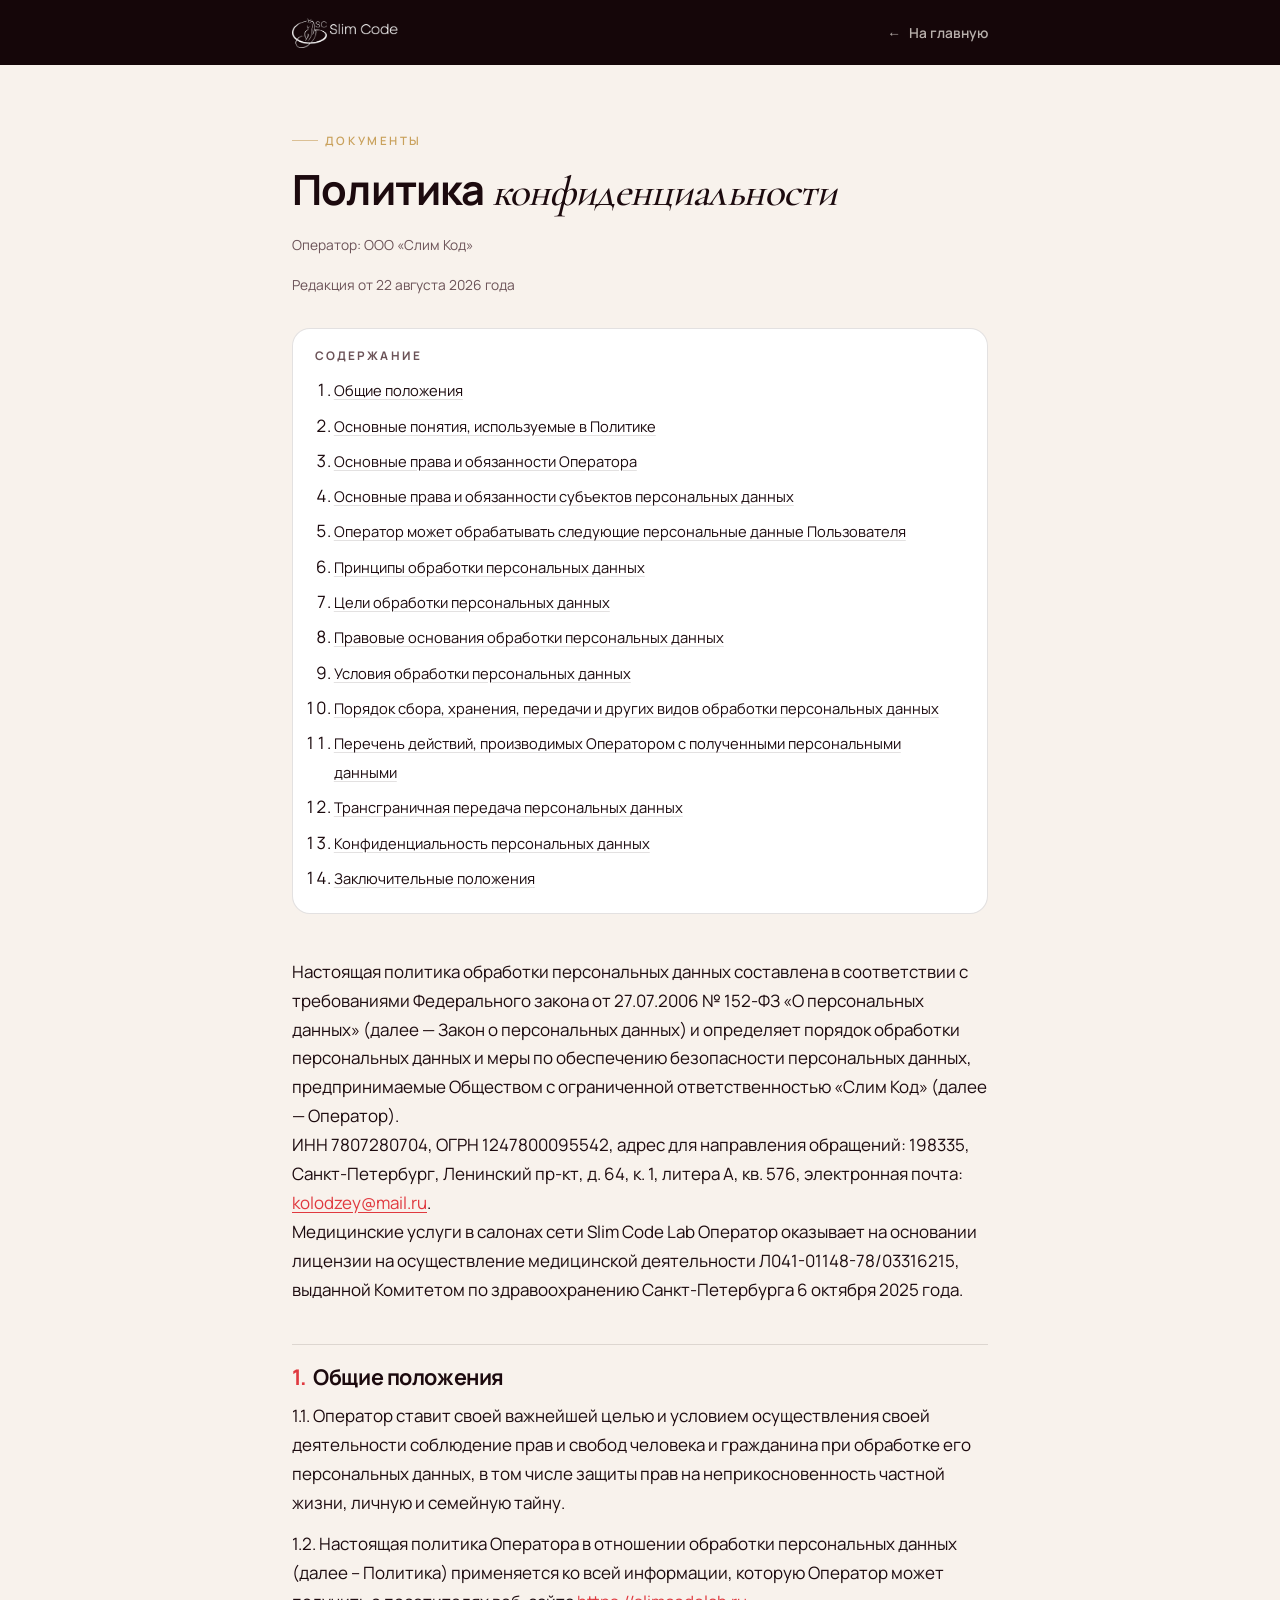
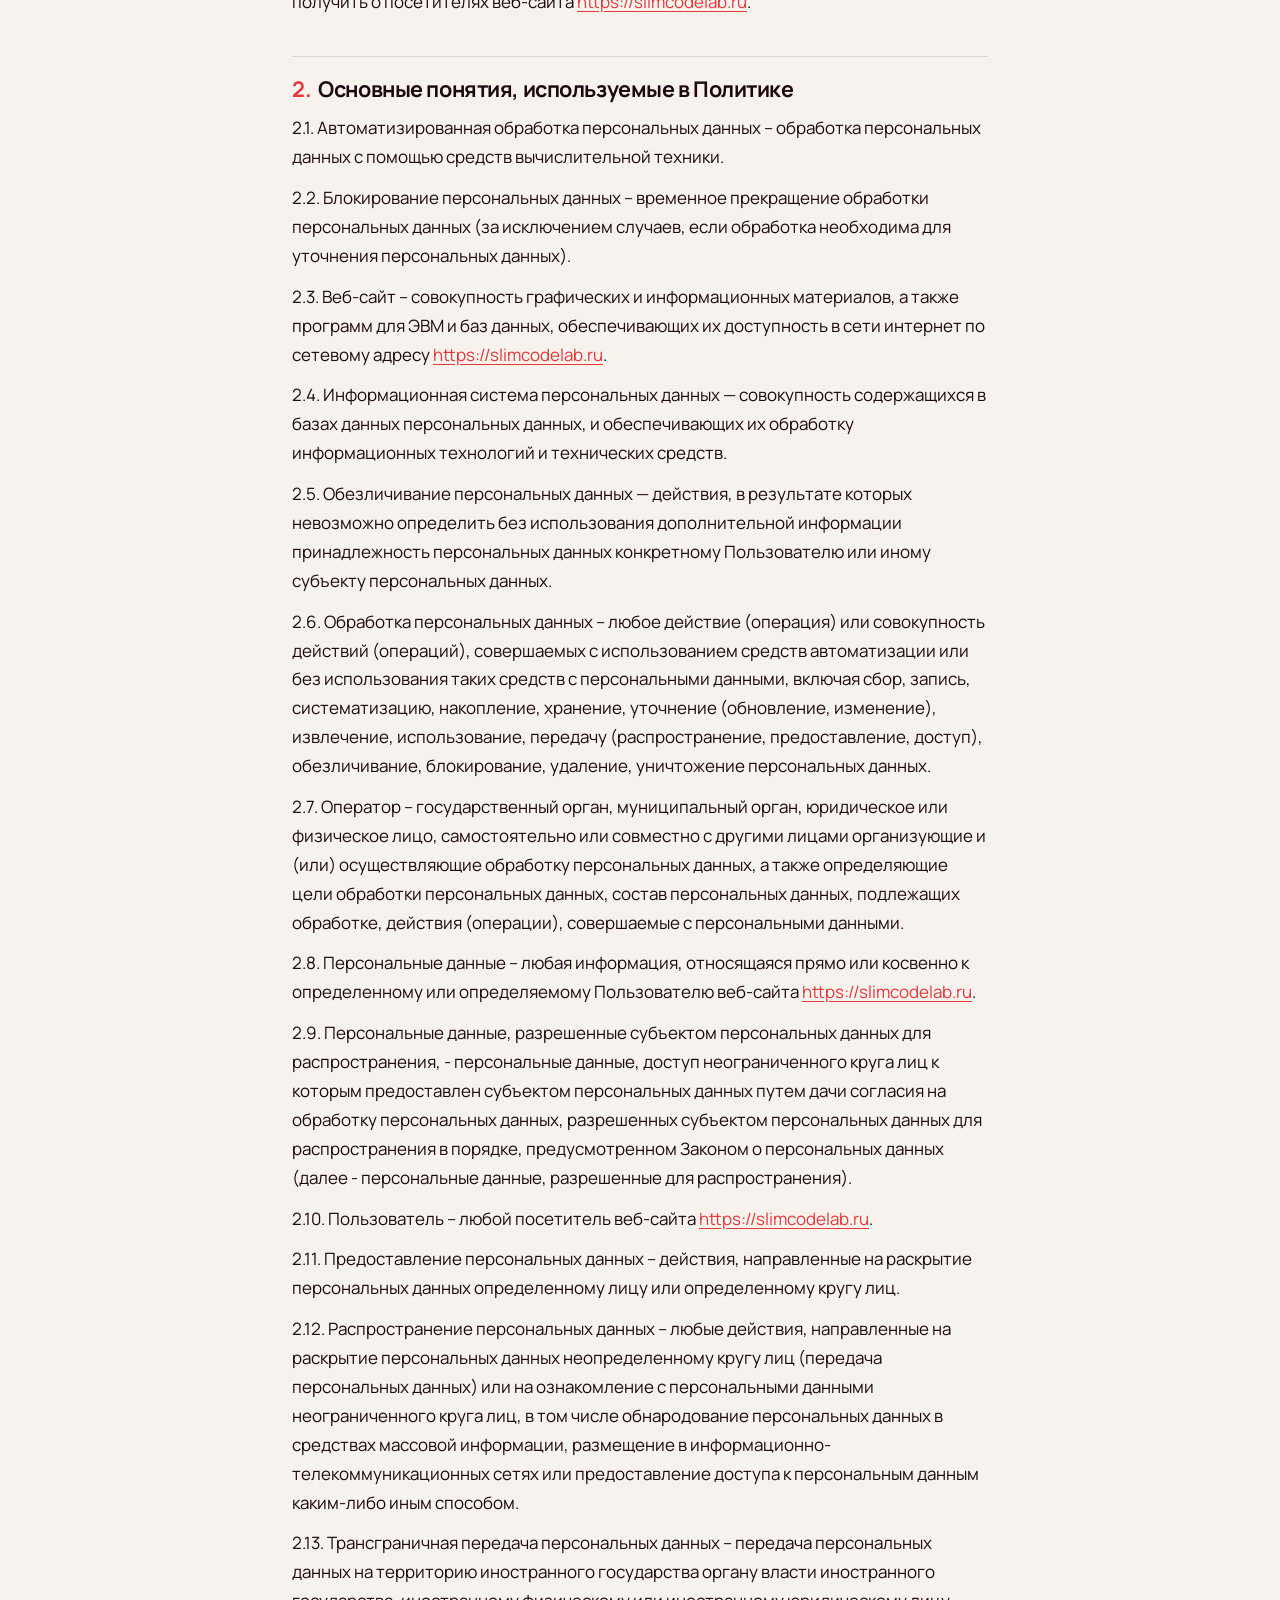
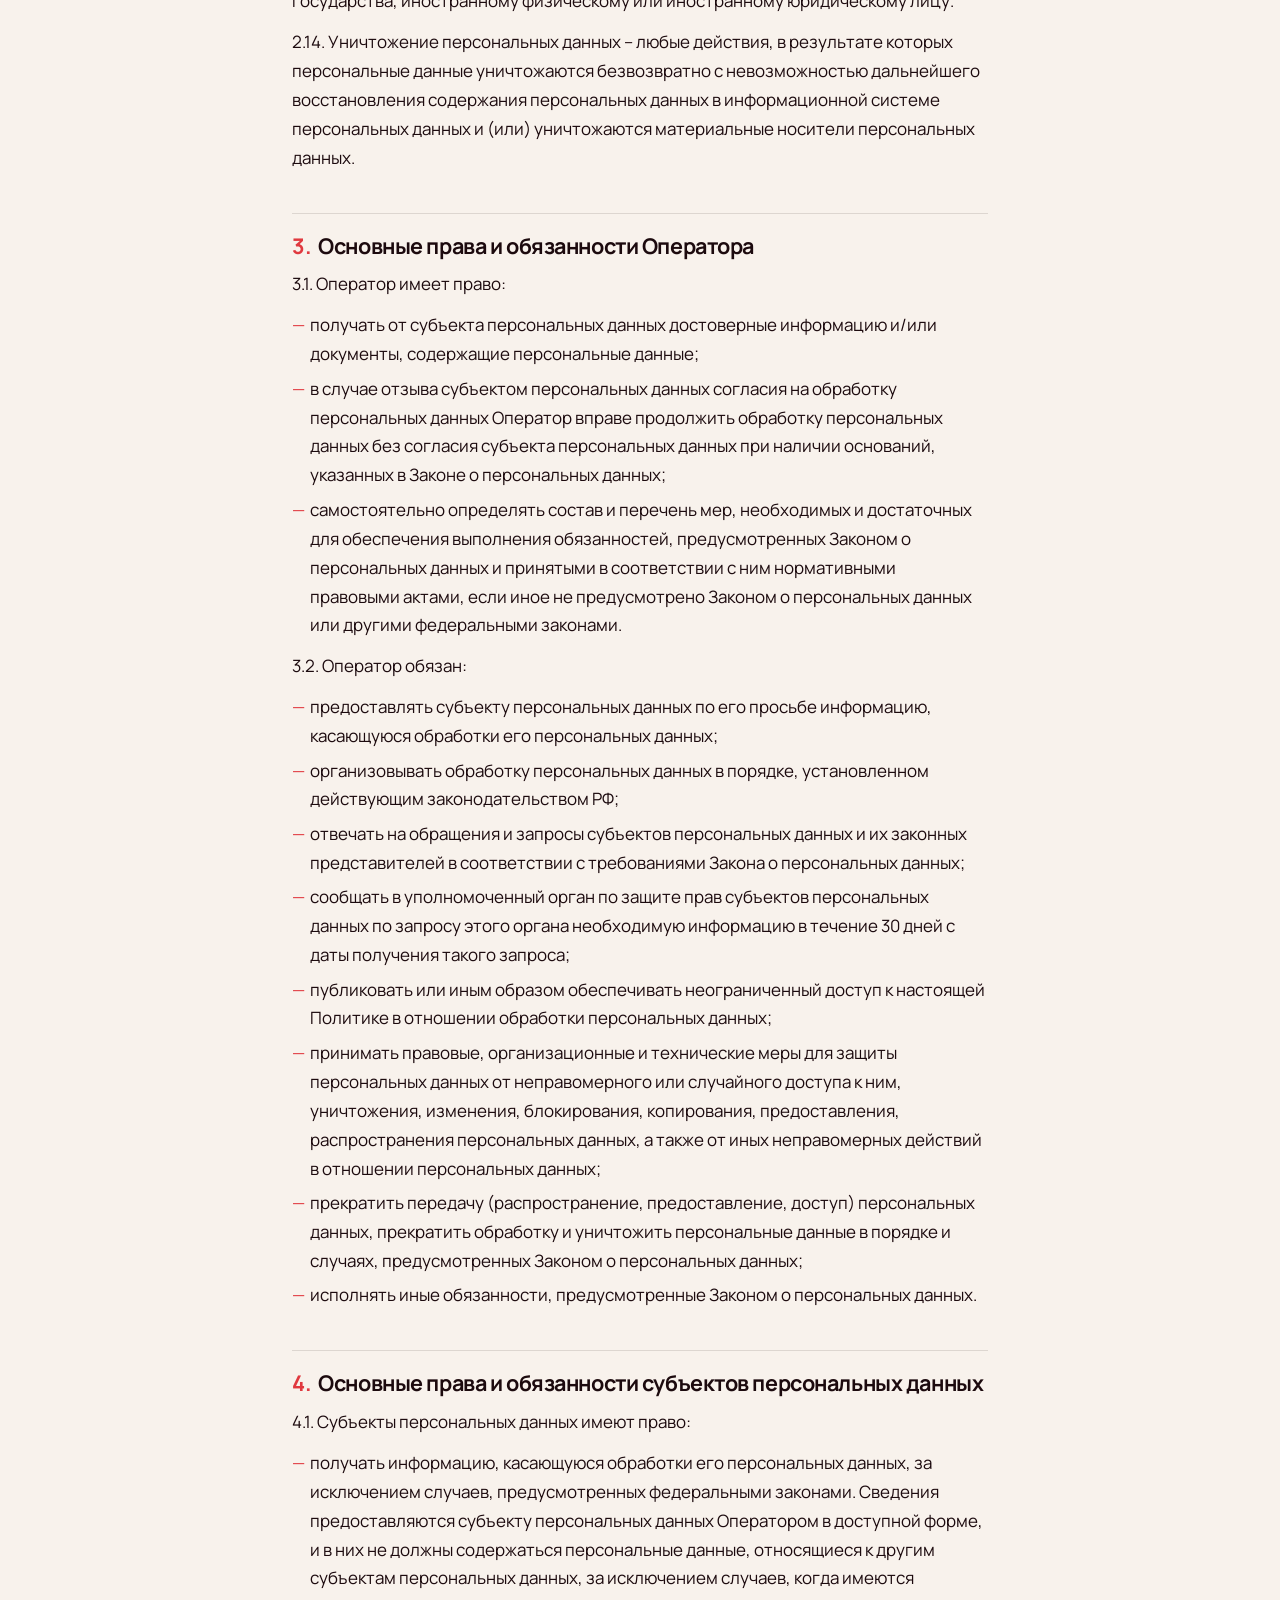
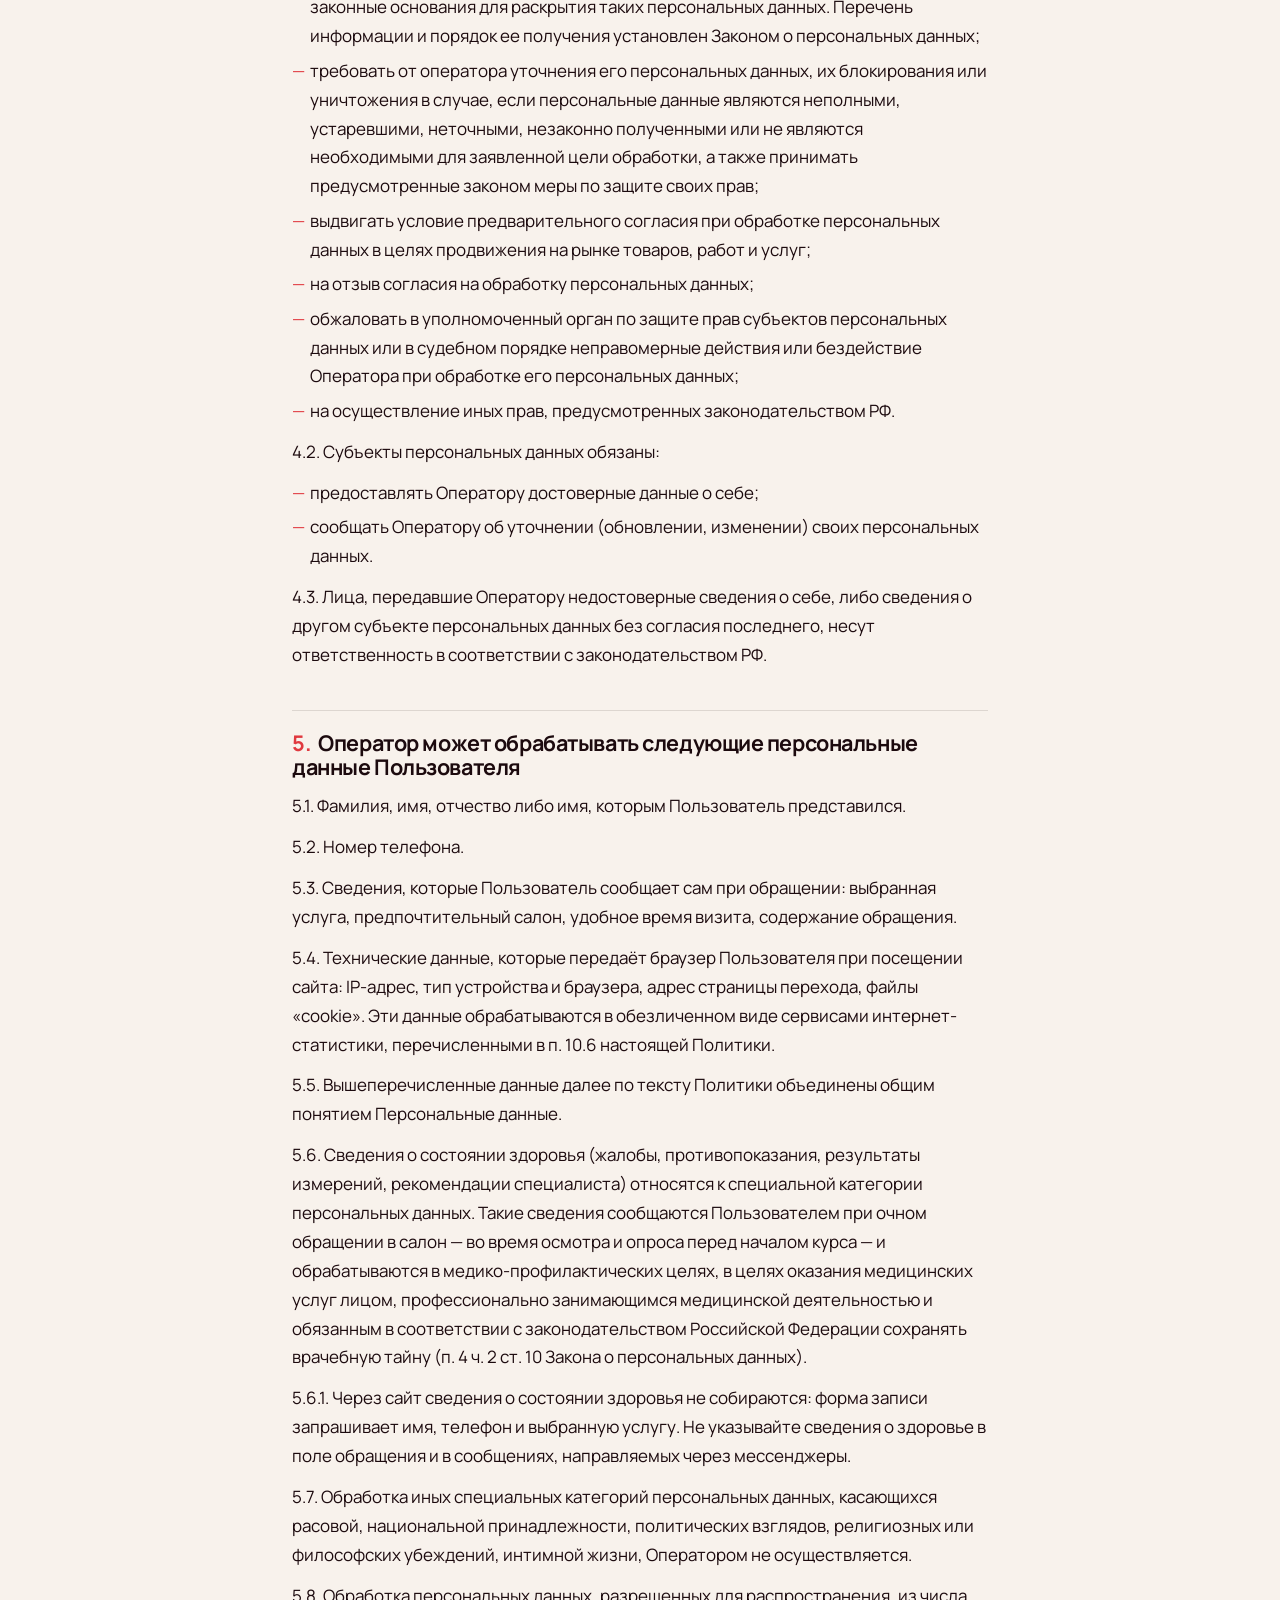
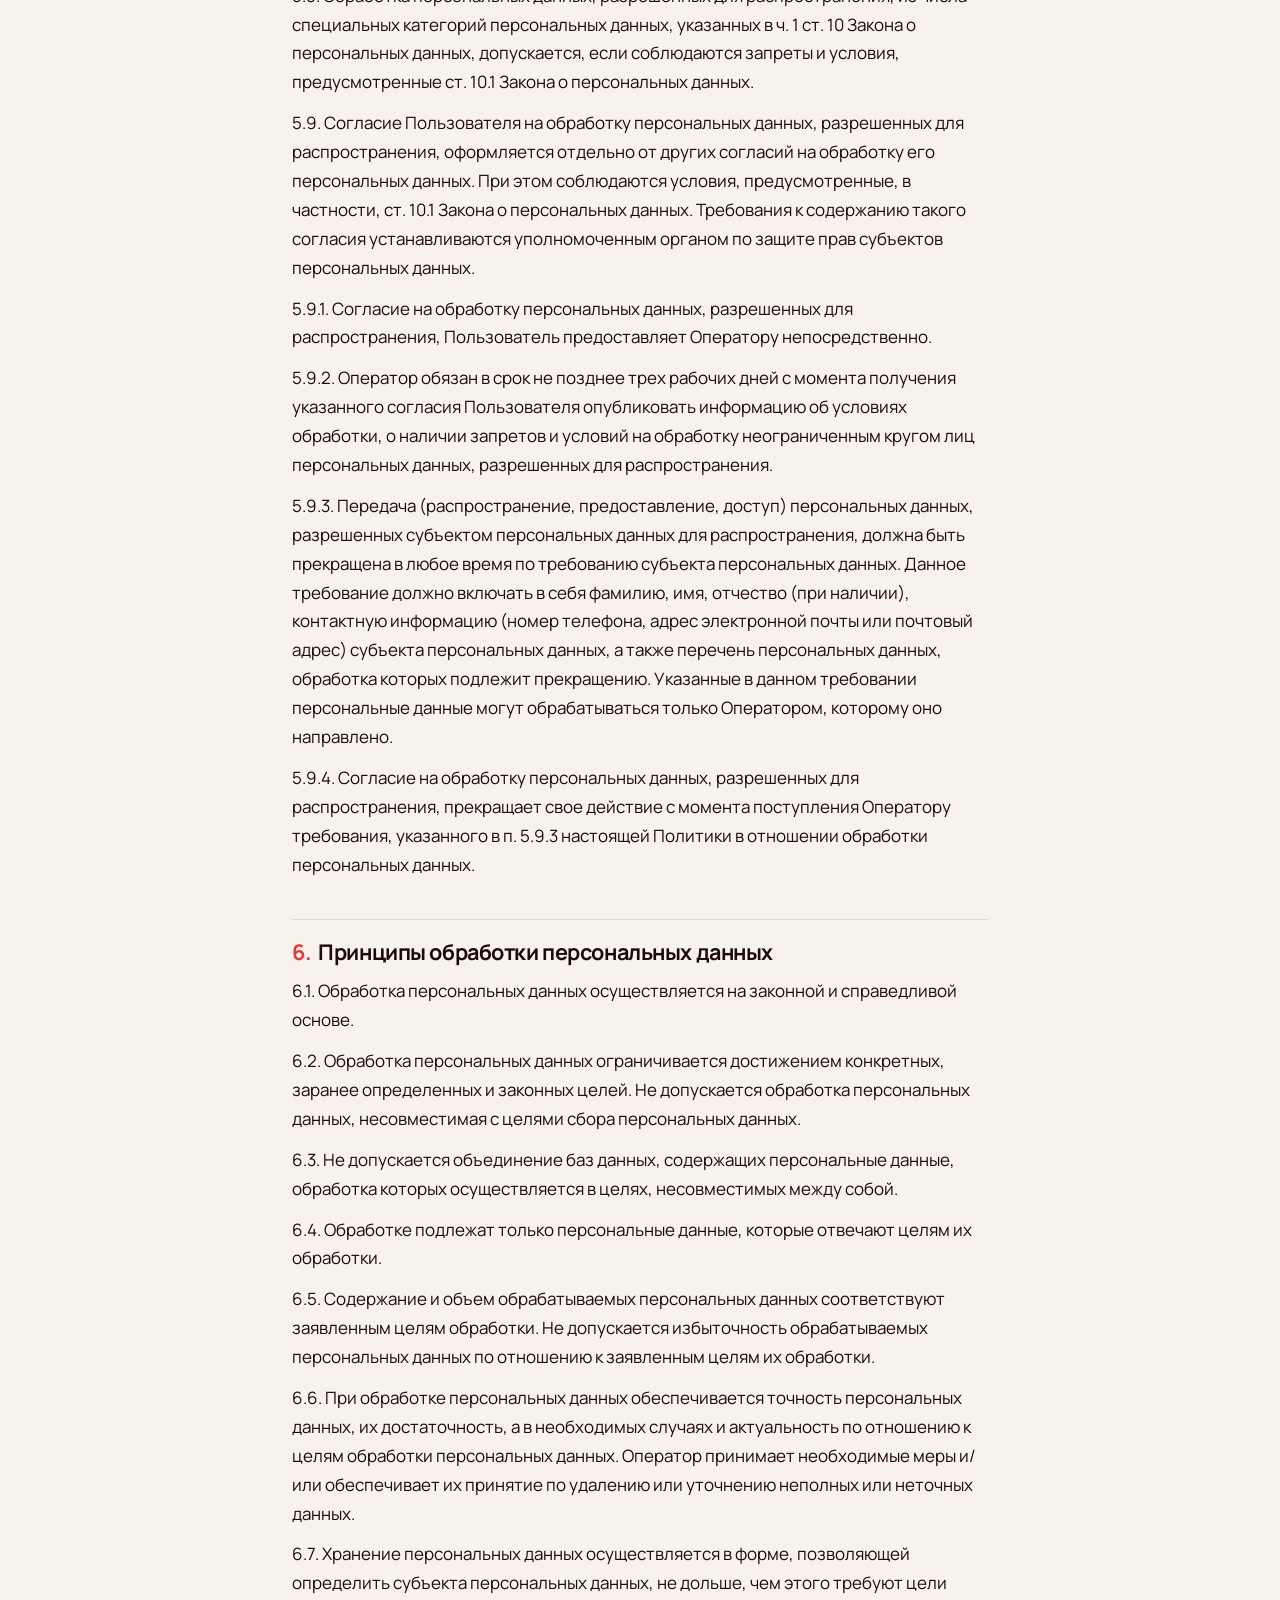
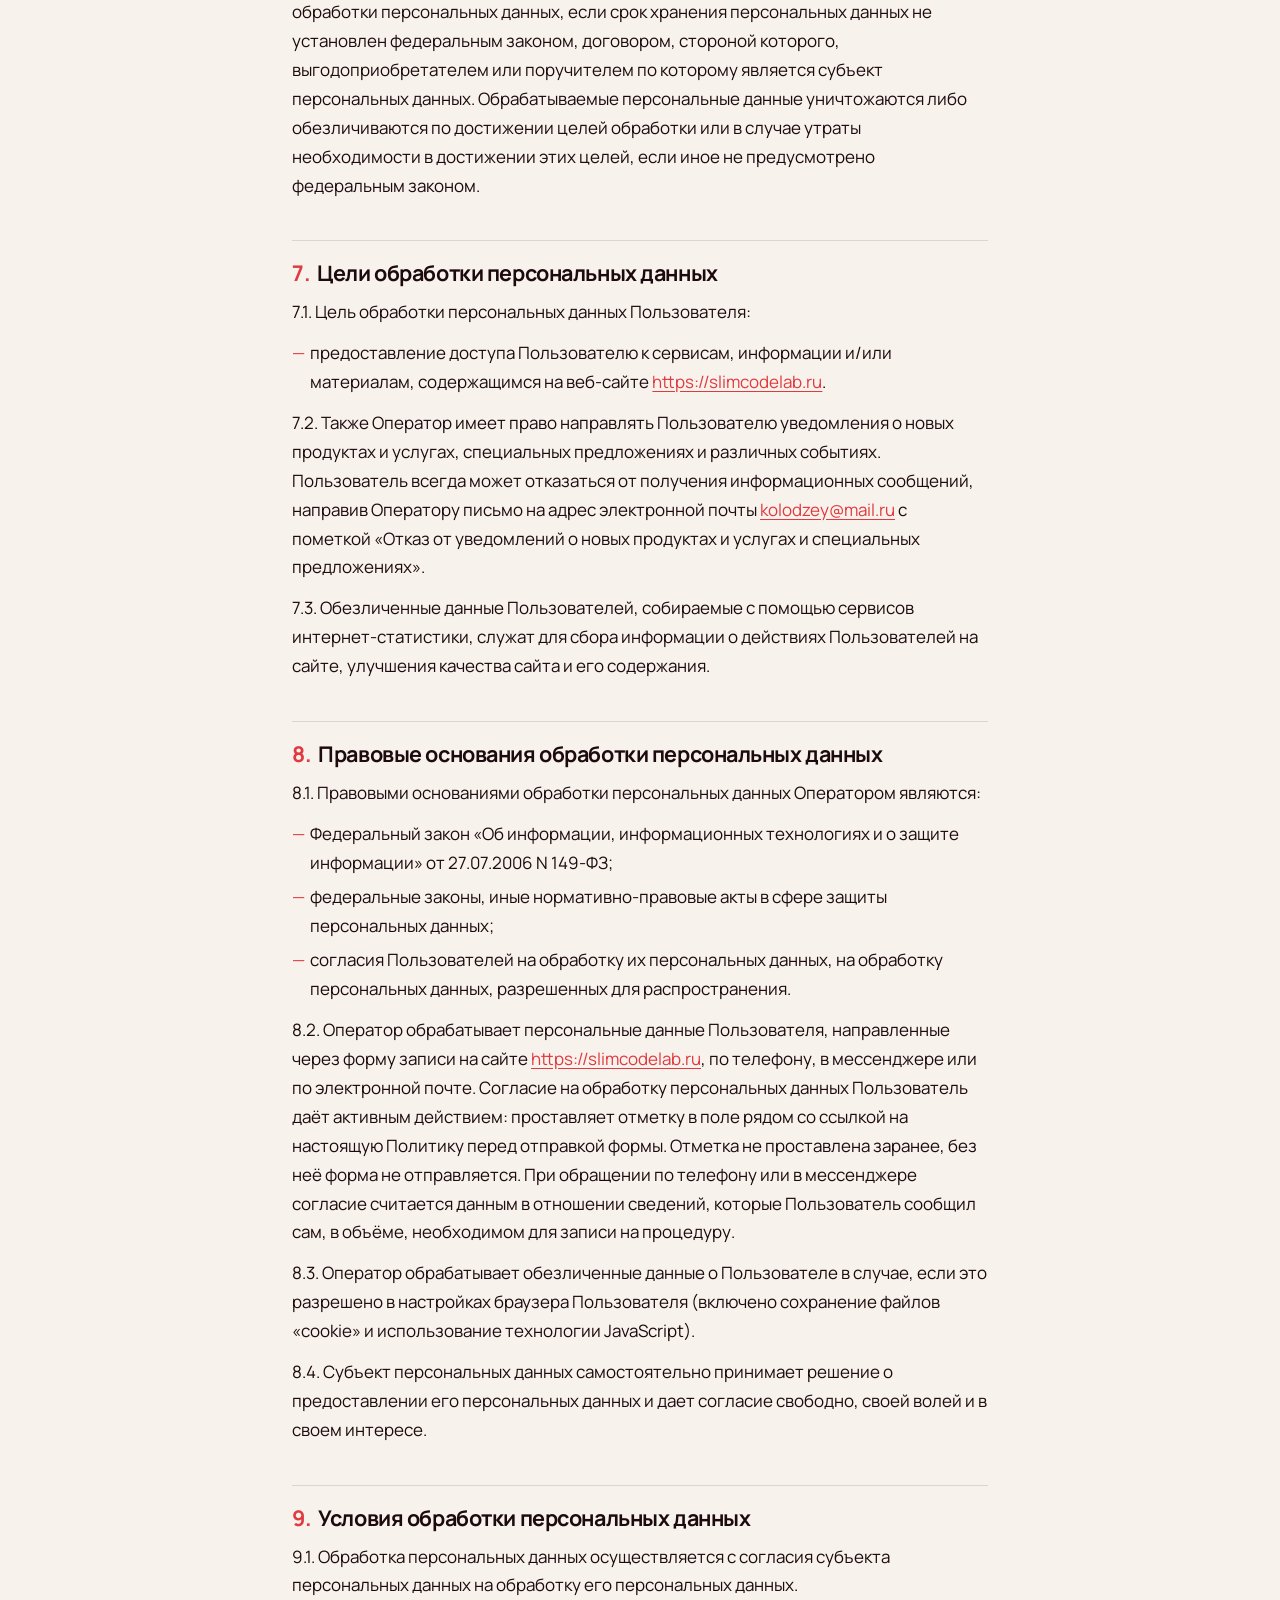
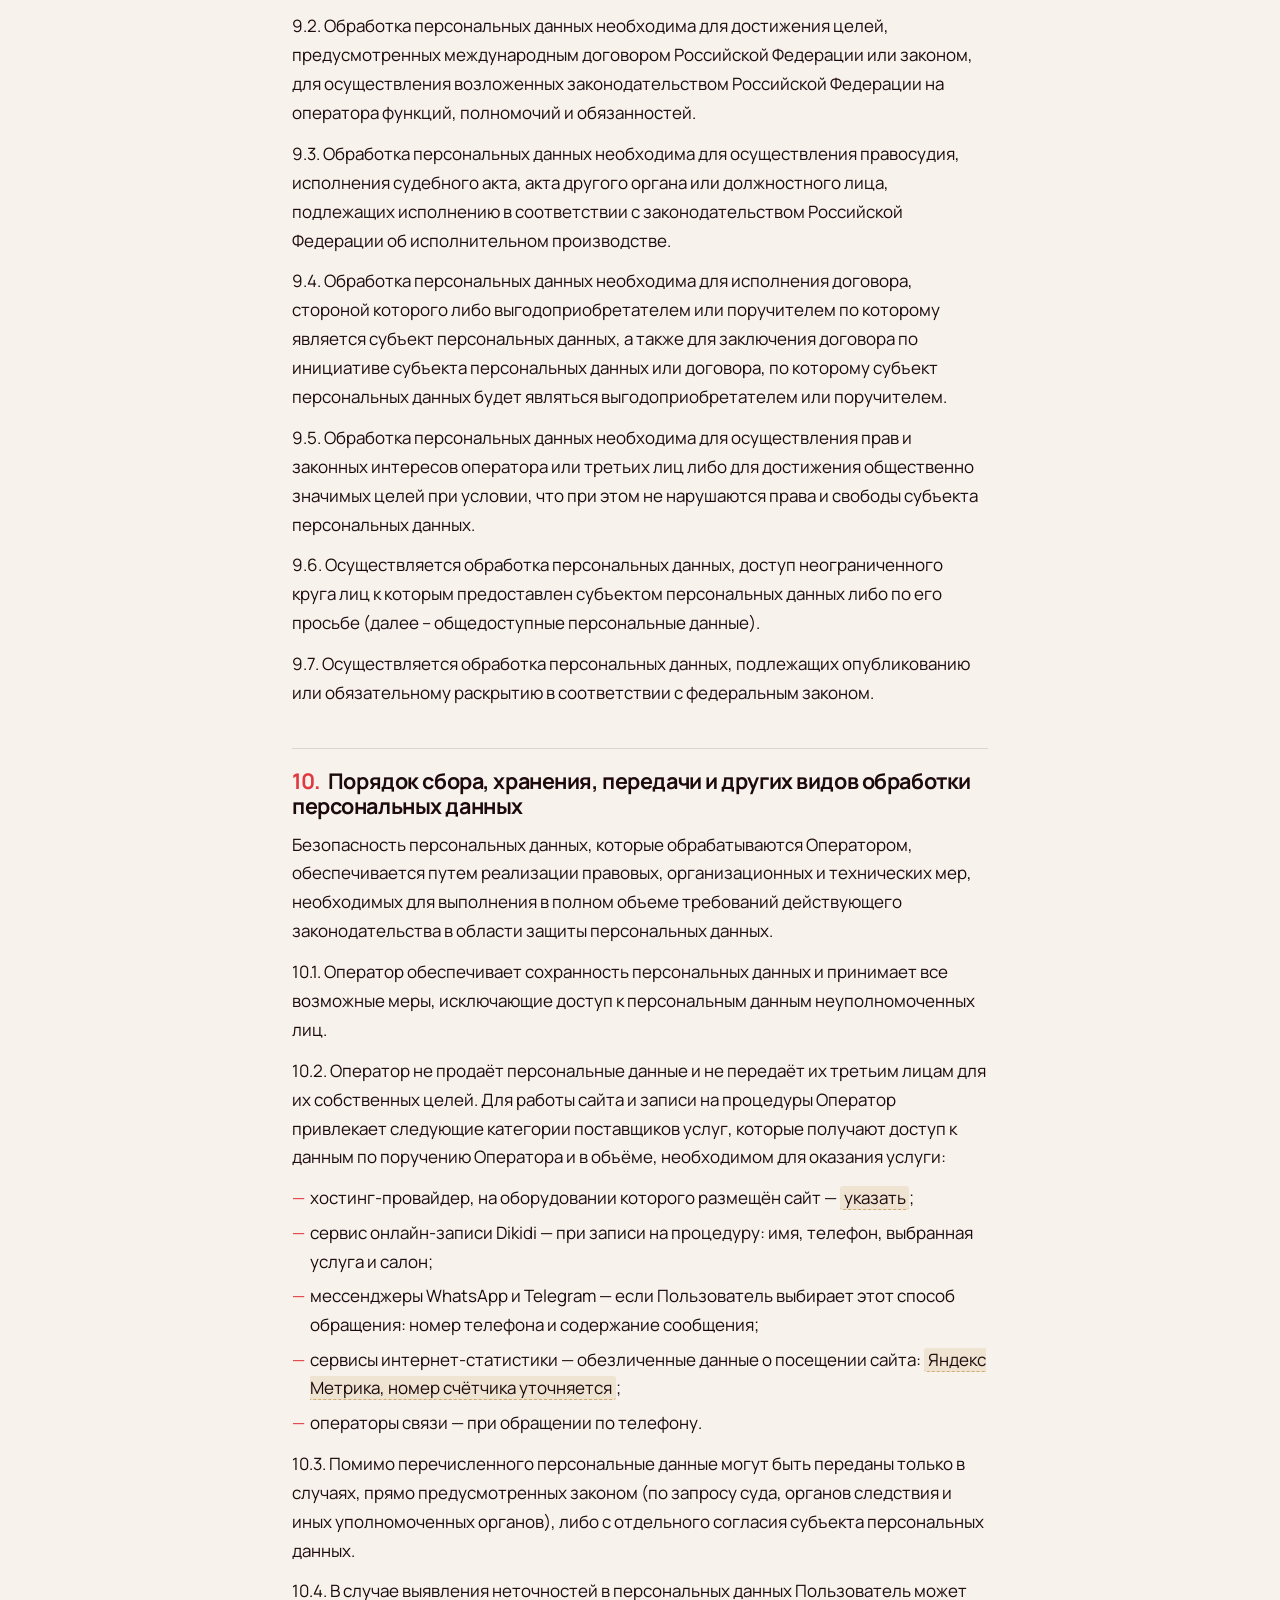
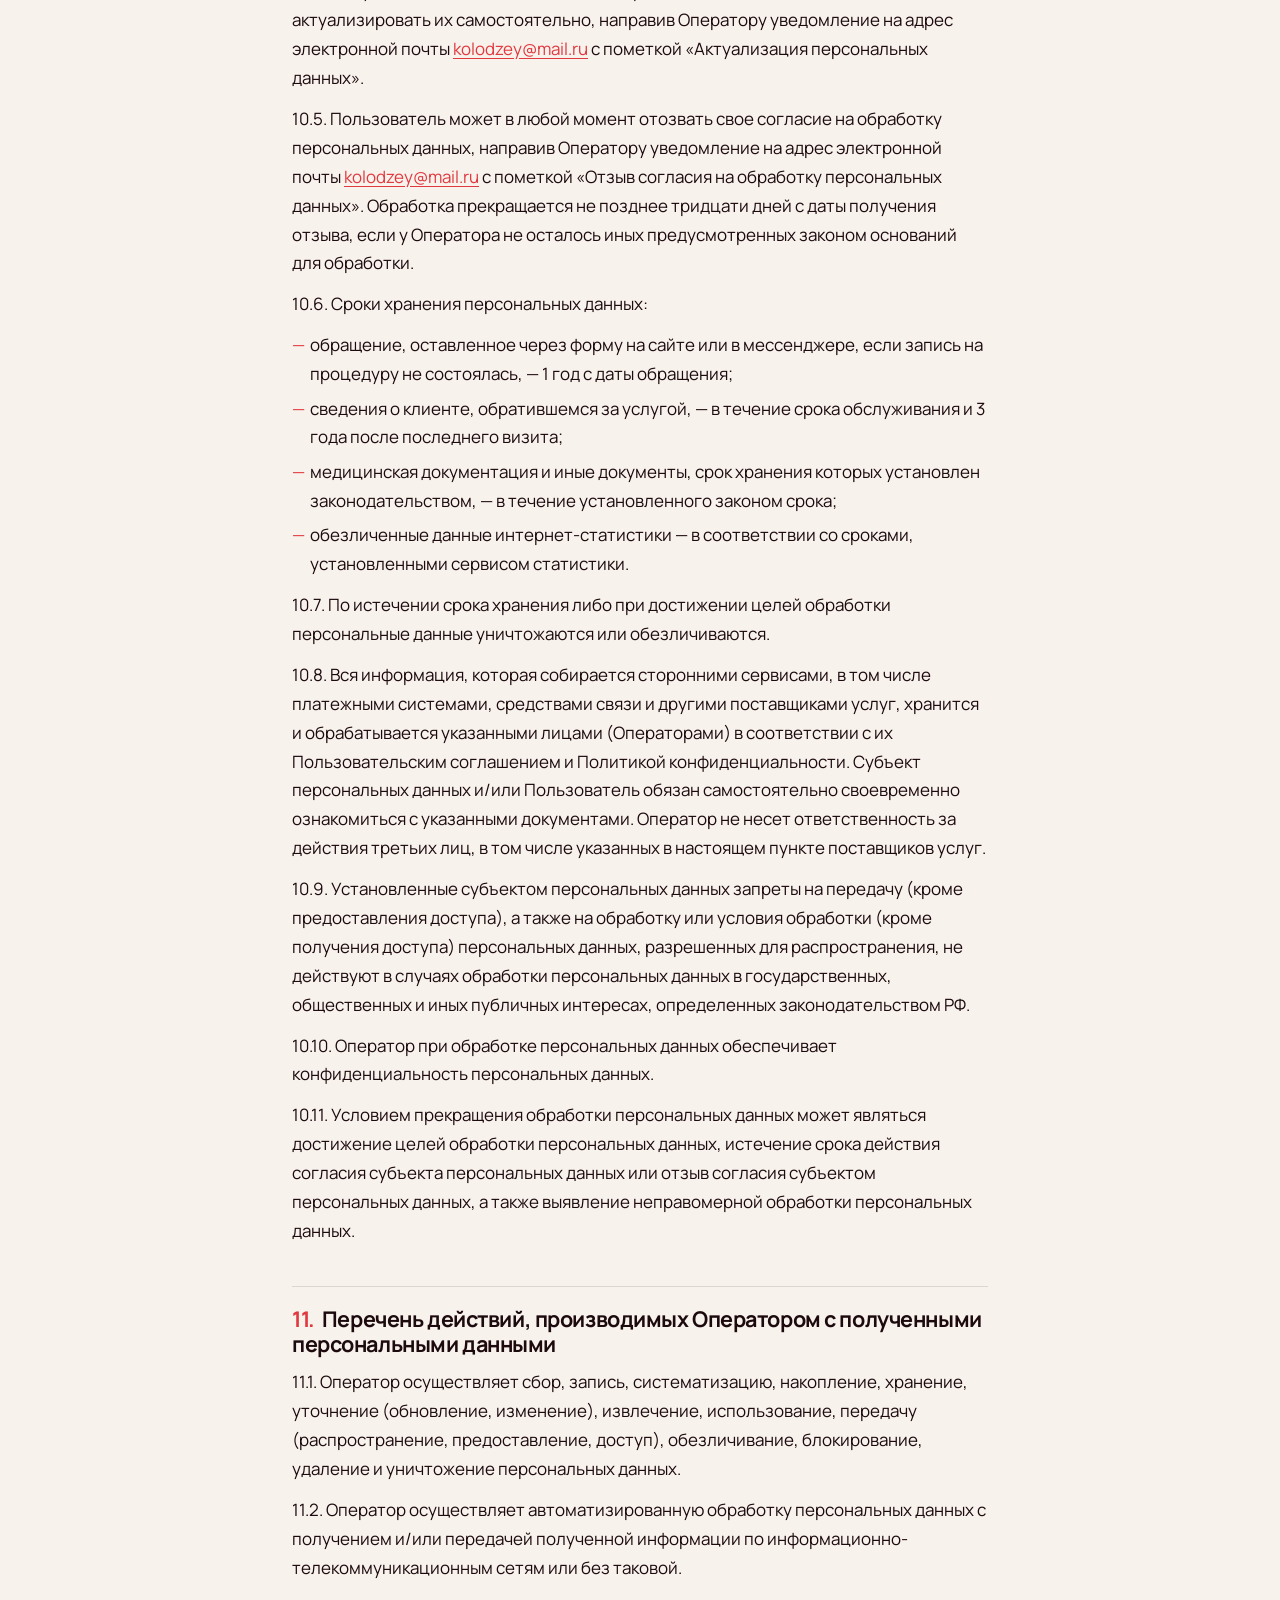
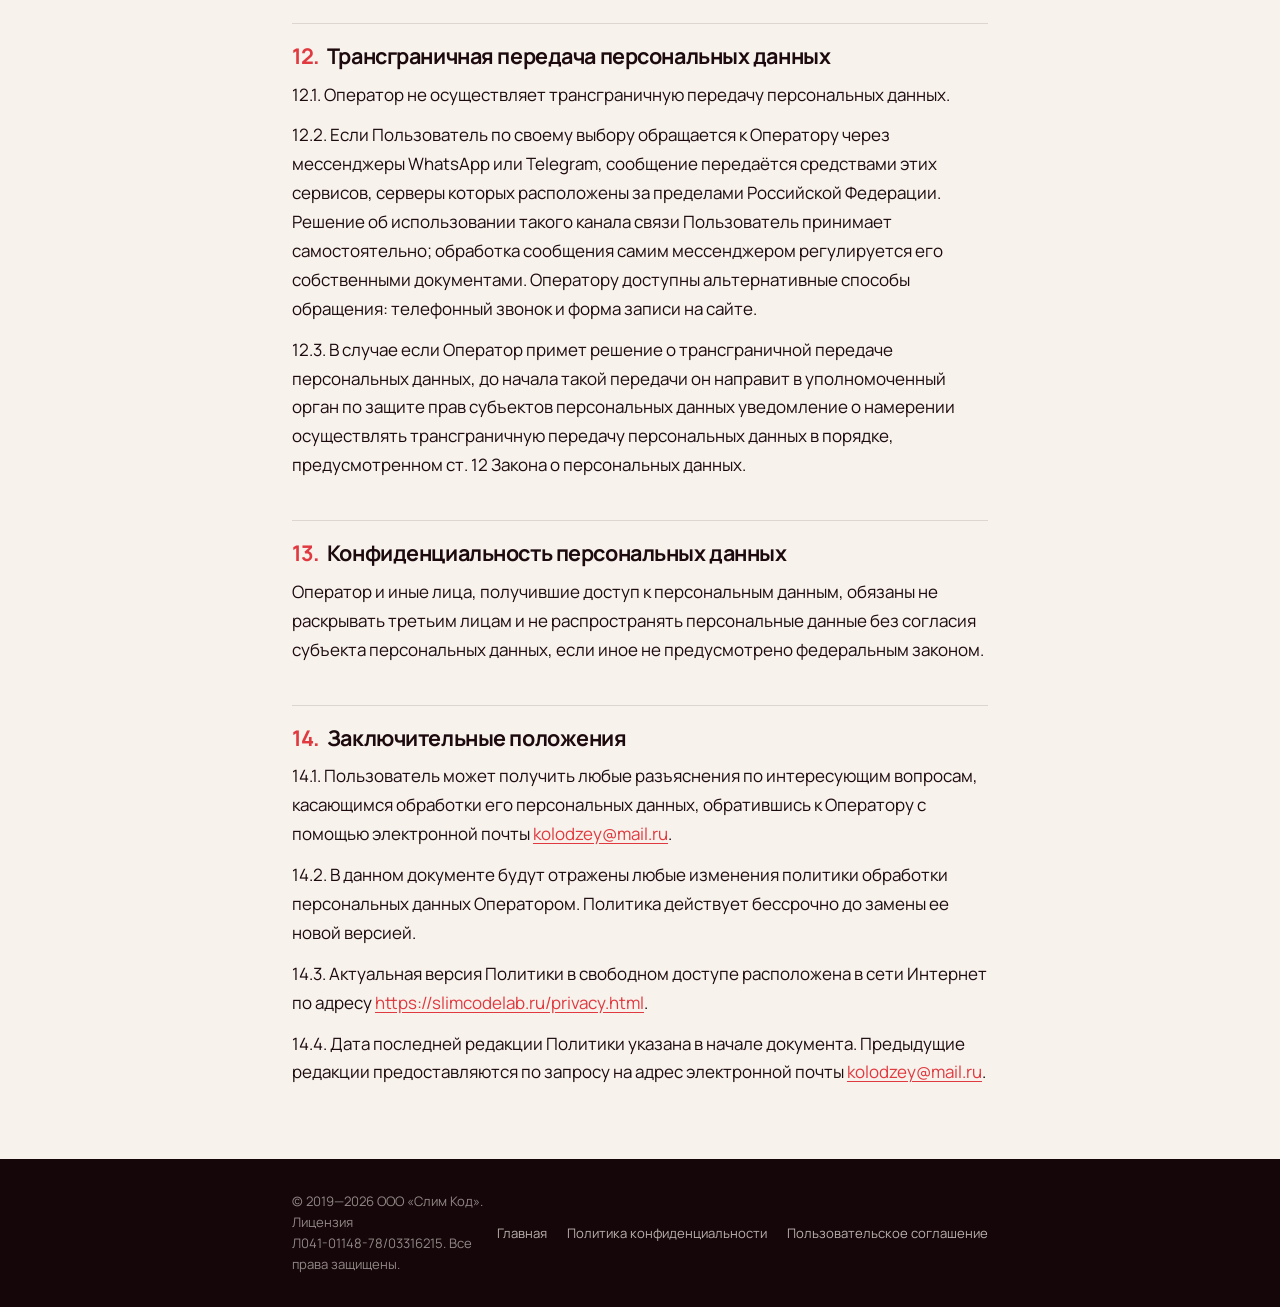
<file: privacy.html>
<!DOCTYPE html>
<html lang="ru">
<head>
<meta charset="utf-8">
<meta name="viewport" content="width=device-width, initial-scale=1, viewport-fit=cover">
<title>Политика конфиденциальности — Slim Code Lab</title>
<meta name="description" content="Политика обработки персональных данных ООО «Слим Код» — сеть салонов Slim Code Lab.">
<meta name="theme-color" content="#150609">
<link rel="canonical" href="https://slimcodelab.ru/privacy.html">
<link rel="icon" type="image/png" sizes="32x32" href="assets/favicon-32.png">
<link rel="apple-touch-icon" href="assets/apple-touch-icon.png">
<link rel="stylesheet" href="assets/fonts/fonts.css">
<link rel="stylesheet" href="legal.css">
</head>
<body>

<header class="top">
  <div class="wrap top__in">
    <a href="index.html" class="logo"><img src="assets/logo.png" alt="Slim Code Lab" width="544" height="154"></a>
    <a href="index.html" class="back"><span class="arw" aria-hidden="true">←</span> На главную</a>
  </div>
</header>

<main>
  <div class="wrap head">
    <p class="eyebrow">Документы</p>
    <h1>Политика <em>конфиденциальности</em></h1>
    <p class="updated">Оператор: ООО «Слим Код»</p>
    <p class="updated">Редакция от 22 августа 2026 года</p>
  </div>

  <div class="wrap doc">
    <nav class="toc" aria-label="Содержание документа">
      <h2>Содержание</h2>
      <ol>
        <li><a href="#s1">Общие положения</a></li>
        <li><a href="#s2">Основные понятия, используемые в Политике</a></li>
        <li><a href="#s3">Основные права и обязанности Оператора</a></li>
        <li><a href="#s4">Основные права и обязанности субъектов персональных данных</a></li>
        <li><a href="#s5">Оператор может обрабатывать следующие персональные данные Пользователя</a></li>
        <li><a href="#s6">Принципы обработки персональных данных</a></li>
        <li><a href="#s7">Цели обработки персональных данных</a></li>
        <li><a href="#s8">Правовые основания обработки персональных данных</a></li>
        <li><a href="#s9">Условия обработки персональных данных</a></li>
        <li><a href="#s10">Порядок сбора, хранения, передачи и других видов обработки персональных данных</a></li>
        <li><a href="#s11">Перечень действий, производимых Оператором с полученными персональными данными</a></li>
        <li><a href="#s12">Трансграничная передача персональных данных</a></li>
        <li><a href="#s13">Конфиденциальность персональных данных</a></li>
        <li><a href="#s14">Заключительные положения</a></li>
      </ol>
    </nav>

    <section id="preamble">
      <p>Настоящая политика обработки персональных данных составлена в соответствии с требованиями Федерального закона от 27.07.2006 № 152-ФЗ «О персональных данных» (далее — Закон о персональных данных) и определяет порядок обработки персональных данных и меры по обеспечению безопасности персональных данных, предпринимаемые Обществом с ограниченной ответственностью «Слим Код» (далее — Оператор).<br>ИНН 7807280704, ОГРН 1247800095542, адрес для направления обращений: 198335, Санкт-Петербург, Ленинский пр-кт, д. 64, к. 1, литера А, кв. 576, электронная почта: <a href="mailto:kolodzey@mail.ru">kolodzey@mail.ru</a>.<br>Медицинские услуги в салонах сети Slim Code Lab Оператор оказывает на основании лицензии на осуществление медицинской деятельности Л041-01148-78/03316215, выданной Комитетом по здравоохранению Санкт-Петербурга 6 октября 2025 года.</p>
    </section>

    <section id="s1">
      <h2><span class="n">1.</span>Общие положения</h2>
      <p>1.1. Оператор ставит своей важнейшей целью и условием осуществления своей деятельности соблюдение прав и свобод человека и гражданина при обработке его персональных данных, в том числе защиты прав на неприкосновенность частной жизни, личную и семейную тайну.</p>
      <p>1.2. Настоящая политика Оператора в отношении обработки персональных данных (далее – Политика) применяется ко всей информации, которую Оператор может получить о посетителях веб-сайта <a href="https://slimcodelab.ru">https://slimcodelab.ru</a>.</p>
    </section>

    <section id="s2">
      <h2><span class="n">2.</span>Основные понятия, используемые в Политике</h2>
      <p>2.1. Автоматизированная обработка персональных данных – обработка персональных данных с помощью средств вычислительной техники.</p>
      <p>2.2. Блокирование персональных данных – временное прекращение обработки персональных данных (за исключением случаев, если обработка необходима для уточнения персональных данных).</p>
      <p>2.3. Веб-сайт – совокупность графических и информационных материалов, а также программ для ЭВМ и баз данных, обеспечивающих их доступность в сети интернет по сетевому адресу <a href="https://slimcodelab.ru">https://slimcodelab.ru</a>.</p>
      <p>2.4. Информационная система персональных данных — совокупность содержащихся в базах данных персональных данных, и обеспечивающих их обработку информационных технологий и технических средств.</p>
      <p>2.5. Обезличивание персональных данных — действия, в результате которых невозможно определить без использования дополнительной информации принадлежность персональных данных конкретному Пользователю или иному субъекту персональных данных.</p>
      <p>2.6. Обработка персональных данных – любое действие (операция) или совокупность действий (операций), совершаемых с использованием средств автоматизации или без использования таких средств с персональными данными, включая сбор, запись, систематизацию, накопление, хранение, уточнение (обновление, изменение), извлечение, использование, передачу (распространение, предоставление, доступ), обезличивание, блокирование, удаление, уничтожение персональных данных.</p>
      <p>2.7. Оператор – государственный орган, муниципальный орган, юридическое или физическое лицо, самостоятельно или совместно с другими лицами организующие и (или) осуществляющие обработку персональных данных, а также определяющие цели обработки персональных данных, состав персональных данных, подлежащих обработке, действия (операции), совершаемые с персональными данными.</p>
      <p>2.8. Персональные данные – любая информация, относящаяся прямо или косвенно к определенному или определяемому Пользователю веб-сайта <a href="https://slimcodelab.ru">https://slimcodelab.ru</a>.</p>
      <p>2.9. Персональные данные, разрешенные субъектом персональных данных для распространения, - персональные данные, доступ неограниченного круга лиц к которым предоставлен субъектом персональных данных путем дачи согласия на обработку персональных данных, разрешенных субъектом персональных данных для распространения в порядке, предусмотренном Законом о персональных данных (далее - персональные данные, разрешенные для распространения).</p>
      <p>2.10. Пользователь – любой посетитель веб-сайта <a href="https://slimcodelab.ru">https://slimcodelab.ru</a>.</p>
      <p>2.11. Предоставление персональных данных – действия, направленные на раскрытие персональных данных определенному лицу или определенному кругу лиц.</p>
      <p>2.12. Распространение персональных данных – любые действия, направленные на раскрытие персональных данных неопределенному кругу лиц (передача персональных данных) или на ознакомление с персональными данными неограниченного круга лиц, в том числе обнародование персональных данных в средствах массовой информации, размещение в информационно-телекоммуникационных сетях или предоставление доступа к персональным данным каким-либо иным способом.</p>
      <p>2.13. Трансграничная передача персональных данных – передача персональных данных на территорию иностранного государства органу власти иностранного государства, иностранному физическому или иностранному юридическому лицу.</p>
      <p>2.14. Уничтожение персональных данных – любые действия, в результате которых персональные данные уничтожаются безвозвратно с невозможностью дальнейшего восстановления содержания персональных данных в информационной системе персональных данных и (или) уничтожаются материальные носители персональных данных.</p>
    </section>

    <section id="s3">
      <h2><span class="n">3.</span>Основные права и обязанности Оператора</h2>
      <p>3.1. Оператор имеет право:</p>
      <ul class="doc__dash">
        <li>получать от субъекта персональных данных достоверные информацию и/или документы, содержащие персональные данные;</li>
        <li>в случае отзыва субъектом персональных данных согласия на обработку персональных данных Оператор вправе продолжить обработку персональных данных без согласия субъекта персональных данных при наличии оснований, указанных в Законе о персональных данных;</li>
        <li>самостоятельно определять состав и перечень мер, необходимых и достаточных для обеспечения выполнения обязанностей, предусмотренных Законом о персональных данных и принятыми в соответствии с ним нормативными правовыми актами, если иное не предусмотрено Законом о персональных данных или другими федеральными законами.</li>
      </ul>

      <p>3.2. Оператор обязан:</p>
      <ul class="doc__dash">
        <li>предоставлять субъекту персональных данных по его просьбе информацию, касающуюся обработки его персональных данных;</li>
        <li>организовывать обработку персональных данных в порядке, установленном действующим законодательством РФ;</li>
        <li>отвечать на обращения и запросы субъектов персональных данных и их законных представителей в соответствии с требованиями Закона о персональных данных;</li>
        <li>сообщать в уполномоченный орган по защите прав субъектов персональных данных по запросу этого органа необходимую информацию в течение 30 дней с даты получения такого запроса;</li>
        <li>публиковать или иным образом обеспечивать неограниченный доступ к настоящей Политике в отношении обработки персональных данных;</li>
        <li>принимать правовые, организационные и технические меры для защиты персональных данных от неправомерного или случайного доступа к ним, уничтожения, изменения, блокирования, копирования, предоставления, распространения персональных данных, а также от иных неправомерных действий в отношении персональных данных;</li>
        <li>прекратить передачу (распространение, предоставление, доступ) персональных данных, прекратить обработку и уничтожить персональные данные в порядке и случаях, предусмотренных Законом о персональных данных;</li>
        <li>исполнять иные обязанности, предусмотренные Законом о персональных данных.</li>
      </ul>
    </section>

    <section id="s4">
      <h2><span class="n">4.</span>Основные права и обязанности субъектов персональных данных</h2>
      <p>4.1. Субъекты персональных данных имеют право:</p>
      <ul class="doc__dash">
        <li>получать информацию, касающуюся обработки его персональных данных, за исключением случаев, предусмотренных федеральными законами. Сведения предоставляются субъекту персональных данных Оператором в доступной форме, и в них не должны содержаться персональные данные, относящиеся к другим субъектам персональных данных, за исключением случаев, когда имеются законные основания для раскрытия таких персональных данных. Перечень информации и порядок ее получения установлен Законом о персональных данных;</li>
        <li>требовать от оператора уточнения его персональных данных, их блокирования или уничтожения в случае, если персональные данные являются неполными, устаревшими, неточными, незаконно полученными или не являются необходимыми для заявленной цели обработки, а также принимать предусмотренные законом меры по защите своих прав;</li>
        <li>выдвигать условие предварительного согласия при обработке персональных данных в целях продвижения на рынке товаров, работ и услуг;</li>
        <li>на отзыв согласия на обработку персональных данных;</li>
        <li>обжаловать в уполномоченный орган по защите прав субъектов персональных данных или в судебном порядке неправомерные действия или бездействие Оператора при обработке его персональных данных;</li>
        <li>на осуществление иных прав, предусмотренных законодательством РФ.</li>
      </ul>

      <p>4.2. Субъекты персональных данных обязаны:</p>
      <ul class="doc__dash">
        <li>предоставлять Оператору достоверные данные о себе;</li>
        <li>сообщать Оператору об уточнении (обновлении, изменении) своих персональных данных.</li>
      </ul>

      <p>4.3. Лица, передавшие Оператору недостоверные сведения о себе, либо сведения о другом субъекте персональных данных без согласия последнего, несут ответственность в соответствии с законодательством РФ.</p>
    </section>

    <section id="s5">
      <h2><span class="n">5.</span>Оператор может обрабатывать следующие персональные данные Пользователя</h2>
      <p>5.1. Фамилия, имя, отчество либо имя, которым Пользователь представился.</p>
      <p>5.2. Номер телефона.</p>
      <p>5.3. Сведения, которые Пользователь сообщает сам при обращении: выбранная услуга, предпочтительный салон, удобное время визита, содержание обращения.</p>
      <p>5.4. Технические данные, которые передаёт браузер Пользователя при посещении сайта: IP-адрес, тип устройства и браузера, адрес страницы перехода, файлы «cookie». Эти данные обрабатываются в обезличенном виде сервисами интернет-статистики, перечисленными в п. 10.6 настоящей Политики.</p>
      <p>5.5. Вышеперечисленные данные далее по тексту Политики объединены общим понятием Персональные данные.</p>
      <p>5.6. Сведения о состоянии здоровья (жалобы, противопоказания, результаты измерений, рекомендации специалиста) относятся к специальной категории персональных данных. Такие сведения сообщаются Пользователем при очном обращении в салон — во время осмотра и опроса перед началом курса — и обрабатываются в медико-профилактических целях, в целях оказания медицинских услуг лицом, профессионально занимающимся медицинской деятельностью и обязанным в соответствии с законодательством Российской Федерации сохранять врачебную тайну (п. 4 ч. 2 ст. 10 Закона о персональных данных).</p>
      <p>5.6.1. Через сайт сведения о состоянии здоровья не собираются: форма записи запрашивает имя, телефон и выбранную услугу. Не указывайте сведения о здоровье в поле обращения и в сообщениях, направляемых через мессенджеры.</p>
      <p>5.7. Обработка иных специальных категорий персональных данных, касающихся расовой, национальной принадлежности, политических взглядов, религиозных или философских убеждений, интимной жизни, Оператором не осуществляется.</p>
      <p>5.8. Обработка персональных данных, разрешенных для распространения, из числа специальных категорий персональных данных, указанных в ч. 1 ст. 10 Закона о персональных данных, допускается, если соблюдаются запреты и условия, предусмотренные ст. 10.1 Закона о персональных данных.</p>
      <p>5.9. Согласие Пользователя на обработку персональных данных, разрешенных для распространения, оформляется отдельно от других согласий на обработку его персональных данных. При этом соблюдаются условия, предусмотренные, в частности, ст. 10.1 Закона о персональных данных. Требования к содержанию такого согласия устанавливаются уполномоченным органом по защите прав субъектов персональных данных.</p>
      <p>5.9.1. Согласие на обработку персональных данных, разрешенных для распространения, Пользователь предоставляет Оператору непосредственно.</p>
      <p>5.9.2. Оператор обязан в срок не позднее трех рабочих дней с момента получения указанного согласия Пользователя опубликовать информацию об условиях обработки, о наличии запретов и условий на обработку неограниченным кругом лиц персональных данных, разрешенных для распространения.</p>
      <p>5.9.3. Передача (распространение, предоставление, доступ) персональных данных, разрешенных субъектом персональных данных для распространения, должна быть прекращена в любое время по требованию субъекта персональных данных. Данное требование должно включать в себя фамилию, имя, отчество (при наличии), контактную информацию (номер телефона, адрес электронной почты или почтовый адрес) субъекта персональных данных, а также перечень персональных данных, обработка которых подлежит прекращению. Указанные в данном требовании персональные данные могут обрабатываться только Оператором, которому оно направлено.</p>
      <p>5.9.4. Согласие на обработку персональных данных, разрешенных для распространения, прекращает свое действие с момента поступления Оператору требования, указанного в п. 5.9.3 настоящей Политики в отношении обработки персональных данных.</p>
    </section>

    <section id="s6">
      <h2><span class="n">6.</span>Принципы обработки персональных данных</h2>
      <p>6.1. Обработка персональных данных осуществляется на законной и справедливой основе.</p>
      <p>6.2. Обработка персональных данных ограничивается достижением конкретных, заранее определенных и законных целей. Не допускается обработка персональных данных, несовместимая с целями сбора персональных данных.</p>
      <p>6.3. Не допускается объединение баз данных, содержащих персональные данные, обработка которых осуществляется в целях, несовместимых между собой.</p>
      <p>6.4. Обработке подлежат только персональные данные, которые отвечают целям их обработки.</p>
      <p>6.5. Содержание и объем обрабатываемых персональных данных соответствуют заявленным целям обработки. Не допускается избыточность обрабатываемых персональных данных по отношению к заявленным целям их обработки.</p>
      <p>6.6. При обработке персональных данных обеспечивается точность персональных данных, их достаточность, а в необходимых случаях и актуальность по отношению к целям обработки персональных данных. Оператор принимает необходимые меры и/или обеспечивает их принятие по удалению или уточнению неполных или неточных данных.</p>
      <p>6.7. Хранение персональных данных осуществляется в форме, позволяющей определить субъекта персональных данных, не дольше, чем этого требуют цели обработки персональных данных, если срок хранения персональных данных не установлен федеральным законом, договором, стороной которого, выгодоприобретателем или поручителем по которому является субъект персональных данных. Обрабатываемые персональные данные уничтожаются либо обезличиваются по достижении целей обработки или в случае утраты необходимости в достижении этих целей, если иное не предусмотрено федеральным законом.</p>
    </section>

    <section id="s7">
      <h2><span class="n">7.</span>Цели обработки персональных данных</h2>
      <p>7.1. Цель обработки персональных данных Пользователя:</p>
      <ul class="doc__dash">
        <li>предоставление доступа Пользователю к сервисам, информации и/или материалам, содержащимся на веб-сайте <a href="https://slimcodelab.ru">https://slimcodelab.ru</a>.</li>
      </ul>

      <p>7.2. Также Оператор имеет право направлять Пользователю уведомления о новых продуктах и услугах, специальных предложениях и различных событиях. Пользователь всегда может отказаться от получения информационных сообщений, направив Оператору письмо на адрес электронной почты <a href="mailto:kolodzey@mail.ru">kolodzey@mail.ru</a> с пометкой «Отказ от уведомлений о новых продуктах и услугах и специальных предложениях».</p>
      <p>7.3. Обезличенные данные Пользователей, собираемые с помощью сервисов интернет-статистики, служат для сбора информации о действиях Пользователей на сайте, улучшения качества сайта и его содержания.</p>
    </section>

    <section id="s8">
      <h2><span class="n">8.</span>Правовые основания обработки персональных данных</h2>
      <p>8.1. Правовыми основаниями обработки персональных данных Оператором являются:</p>
      <ul class="doc__dash">
        <li>Федеральный закон «Об информации, информационных технологиях и о защите информации» от 27.07.2006 N 149-ФЗ;</li>
        <li>федеральные законы, иные нормативно-правовые акты в сфере защиты персональных данных;</li>
        <li>согласия Пользователей на обработку их персональных данных, на обработку персональных данных, разрешенных для распространения.</li>
      </ul>

      <p>8.2. Оператор обрабатывает персональные данные Пользователя, направленные через форму записи на сайте <a href="https://slimcodelab.ru">https://slimcodelab.ru</a>, по телефону, в мессенджере или по электронной почте. Согласие на обработку персональных данных Пользователь даёт активным действием: проставляет отметку в поле рядом со ссылкой на настоящую Политику перед отправкой формы. Отметка не проставлена заранее, без неё форма не отправляется. При обращении по телефону или в мессенджере согласие считается данным в отношении сведений, которые Пользователь сообщил сам, в объёме, необходимом для записи на процедуру.</p>
      <p>8.3. Оператор обрабатывает обезличенные данные о Пользователе в случае, если это разрешено в настройках браузера Пользователя (включено сохранение файлов «cookie» и использование технологии JavaScript).</p>
      <p>8.4. Субъект персональных данных самостоятельно принимает решение о предоставлении его персональных данных и дает согласие свободно, своей волей и в своем интересе.</p>
    </section>

    <section id="s9">
      <h2><span class="n">9.</span>Условия обработки персональных данных</h2>
      <p>9.1. Обработка персональных данных осуществляется с согласия субъекта персональных данных на обработку его персональных данных.</p>
      <p>9.2. Обработка персональных данных необходима для достижения целей, предусмотренных международным договором Российской Федерации или законом, для осуществления возложенных законодательством Российской Федерации на оператора функций, полномочий и обязанностей.</p>
      <p>9.3. Обработка персональных данных необходима для осуществления правосудия, исполнения судебного акта, акта другого органа или должностного лица, подлежащих исполнению в соответствии с законодательством Российской Федерации об исполнительном производстве.</p>
      <p>9.4. Обработка персональных данных необходима для исполнения договора, стороной которого либо выгодоприобретателем или поручителем по которому является субъект персональных данных, а также для заключения договора по инициативе субъекта персональных данных или договора, по которому субъект персональных данных будет являться выгодоприобретателем или поручителем.</p>
      <p>9.5. Обработка персональных данных необходима для осуществления прав и законных интересов оператора или третьих лиц либо для достижения общественно значимых целей при условии, что при этом не нарушаются права и свободы субъекта персональных данных.</p>
      <p>9.6. Осуществляется обработка персональных данных, доступ неограниченного круга лиц к которым предоставлен субъектом персональных данных либо по его просьбе (далее – общедоступные персональные данные).</p>
      <p>9.7. Осуществляется обработка персональных данных, подлежащих опубликованию или обязательному раскрытию в соответствии с федеральным законом.</p>
    </section>

    <section id="s10">
      <h2><span class="n">10.</span>Порядок сбора, хранения, передачи и других видов обработки персональных данных</h2>
      <p>Безопасность персональных данных, которые обрабатываются Оператором, обеспечивается путем реализации правовых, организационных и технических мер, необходимых для выполнения в полном объеме требований действующего законодательства в области защиты персональных данных.</p>
      <p>10.1. Оператор обеспечивает сохранность персональных данных и принимает все возможные меры, исключающие доступ к персональным данным неуполномоченных лиц.</p>
      <p>10.2. Оператор не продаёт персональные данные и не передаёт их третьим лицам для их собственных целей. Для работы сайта и записи на процедуры Оператор привлекает следующие категории поставщиков услуг, которые получают доступ к данным по поручению Оператора и в объёме, необходимом для оказания услуги:</p>
      <ul class="doc__dash">
        <li>хостинг-провайдер, на оборудовании которого размещён сайт — <span class="fill">указать</span>;</li>
        <li>сервис онлайн-записи Dikidi — при записи на процедуру: имя, телефон, выбранная услуга и салон;</li>
        <li>мессенджеры WhatsApp и Telegram — если Пользователь выбирает этот способ обращения: номер телефона и содержание сообщения;</li>
        <li>сервисы интернет-статистики — обезличенные данные о посещении сайта: <span class="fill">Яндекс Метрика, номер счётчика уточняется</span>;</li>
        <li>операторы связи — при обращении по телефону.</li>
      </ul>
      <p>10.3. Помимо перечисленного персональные данные могут быть переданы только в случаях, прямо предусмотренных законом (по запросу суда, органов следствия и иных уполномоченных органов), либо с отдельного согласия субъекта персональных данных.</p>
      <p>10.4. В случае выявления неточностей в персональных данных Пользователь может актуализировать их самостоятельно, направив Оператору уведомление на адрес электронной почты <a href="mailto:kolodzey@mail.ru">kolodzey@mail.ru</a> с пометкой «Актуализация персональных данных».</p>
      <p>10.5. Пользователь может в любой момент отозвать свое согласие на обработку персональных данных, направив Оператору уведомление на адрес электронной почты <a href="mailto:kolodzey@mail.ru">kolodzey@mail.ru</a> с пометкой «Отзыв согласия на обработку персональных данных». Обработка прекращается не позднее тридцати дней с даты получения отзыва, если у Оператора не осталось иных предусмотренных законом оснований для обработки.</p>
      <p>10.6. Сроки хранения персональных данных:</p>
      <ul class="doc__dash">
        <li>обращение, оставленное через форму на сайте или в мессенджере, если запись на процедуру не состоялась, — 1 год с даты обращения;</li>
        <li>сведения о клиенте, обратившемся за услугой, — в течение срока обслуживания и 3 года после последнего визита;</li>
        <li>медицинская документация и иные документы, срок хранения которых установлен законодательством, — в течение установленного законом срока;</li>
        <li>обезличенные данные интернет-статистики — в соответствии со сроками, установленными сервисом статистики.</li>
      </ul>
      <p>10.7. По истечении срока хранения либо при достижении целей обработки персональные данные уничтожаются или обезличиваются.</p>
      <p>10.8. Вся информация, которая собирается сторонними сервисами, в том числе платежными системами, средствами связи и другими поставщиками услуг, хранится и обрабатывается указанными лицами (Операторами) в соответствии с их Пользовательским соглашением и Политикой конфиденциальности. Субъект персональных данных и/или Пользователь обязан самостоятельно своевременно ознакомиться с указанными документами. Оператор не несет ответственность за действия третьих лиц, в том числе указанных в настоящем пункте поставщиков услуг.</p>
      <p>10.9. Установленные субъектом персональных данных запреты на передачу (кроме предоставления доступа), а также на обработку или условия обработки (кроме получения доступа) персональных данных, разрешенных для распространения, не действуют в случаях обработки персональных данных в государственных, общественных и иных публичных интересах, определенных законодательством РФ.</p>
      <p>10.10. Оператор при обработке персональных данных обеспечивает конфиденциальность персональных данных.</p>
      <p>10.11. Условием прекращения обработки персональных данных может являться достижение целей обработки персональных данных, истечение срока действия согласия субъекта персональных данных или отзыв согласия субъектом персональных данных, а также выявление неправомерной обработки персональных данных.</p>
    </section>

    <section id="s11">
      <h2><span class="n">11.</span>Перечень действий, производимых Оператором с полученными персональными данными</h2>
      <p>11.1. Оператор осуществляет сбор, запись, систематизацию, накопление, хранение, уточнение (обновление, изменение), извлечение, использование, передачу (распространение, предоставление, доступ), обезличивание, блокирование, удаление и уничтожение персональных данных.</p>
      <p>11.2. Оператор осуществляет автоматизированную обработку персональных данных с получением и/или передачей полученной информации по информационно-телекоммуникационным сетям или без таковой.</p>
    </section>

    <section id="s12">
      <h2><span class="n">12.</span>Трансграничная передача персональных данных</h2>
      <p>12.1. Оператор не осуществляет трансграничную передачу персональных данных.</p>
      <p>12.2. Если Пользователь по своему выбору обращается к Оператору через мессенджеры WhatsApp или Telegram, сообщение передаётся средствами этих сервисов, серверы которых расположены за пределами Российской Федерации. Решение об использовании такого канала связи Пользователь принимает самостоятельно; обработка сообщения самим мессенджером регулируется его собственными документами. Оператору доступны альтернативные способы обращения: телефонный звонок и форма записи на сайте.</p>
      <p>12.3. В случае если Оператор примет решение о трансграничной передаче персональных данных, до начала такой передачи он направит в уполномоченный орган по защите прав субъектов персональных данных уведомление о намерении осуществлять трансграничную передачу персональных данных в порядке, предусмотренном ст. 12 Закона о персональных данных.</p>
    </section>

    <section id="s13">
      <h2><span class="n">13.</span>Конфиденциальность персональных данных</h2>
      <p>Оператор и иные лица, получившие доступ к персональным данным, обязаны не раскрывать третьим лицам и не распространять персональные данные без согласия субъекта персональных данных, если иное не предусмотрено федеральным законом.</p>
    </section>

    <section id="s14">
      <h2><span class="n">14.</span>Заключительные положения</h2>
      <p>14.1. Пользователь может получить любые разъяснения по интересующим вопросам, касающимся обработки его персональных данных, обратившись к Оператору с помощью электронной почты <a href="mailto:kolodzey@mail.ru">kolodzey@mail.ru</a>.</p>
      <p>14.2. В данном документе будут отражены любые изменения политики обработки персональных данных Оператором. Политика действует бессрочно до замены ее новой версией.</p>
      <p>14.3. Актуальная версия Политики в свободном доступе расположена в сети Интернет по адресу <a href="https://slimcodelab.ru/privacy.html">https://slimcodelab.ru/privacy.html</a>.</p>
      <p>14.4. Дата последней редакции Политики указана в начале документа. Предыдущие редакции предоставляются по запросу на адрес электронной почты <a href="mailto:kolodzey@mail.ru">kolodzey@mail.ru</a>.</p>
    </section>
  </div>
</main>

<footer class="foot">
  <div class="wrap foot__in">
    <p class="foot__copy">© 2019—<span id="year">2026</span> ООО «Слим Код». Лицензия <span class="nowrap">Л041-01148-78/03316215</span>. Все права защищены.</p>
    <div class="foot__links">
      <a href="index.html">Главная</a>
      <a href="privacy.html">Политика конфиденциальности</a>
      <a href="terms.html">Пользовательское соглашение</a>
    </div>
  </div>
</footer>

<script>document.getElementById('year').textContent = new Date().getFullYear();</script>
</body>
</html>
</file>
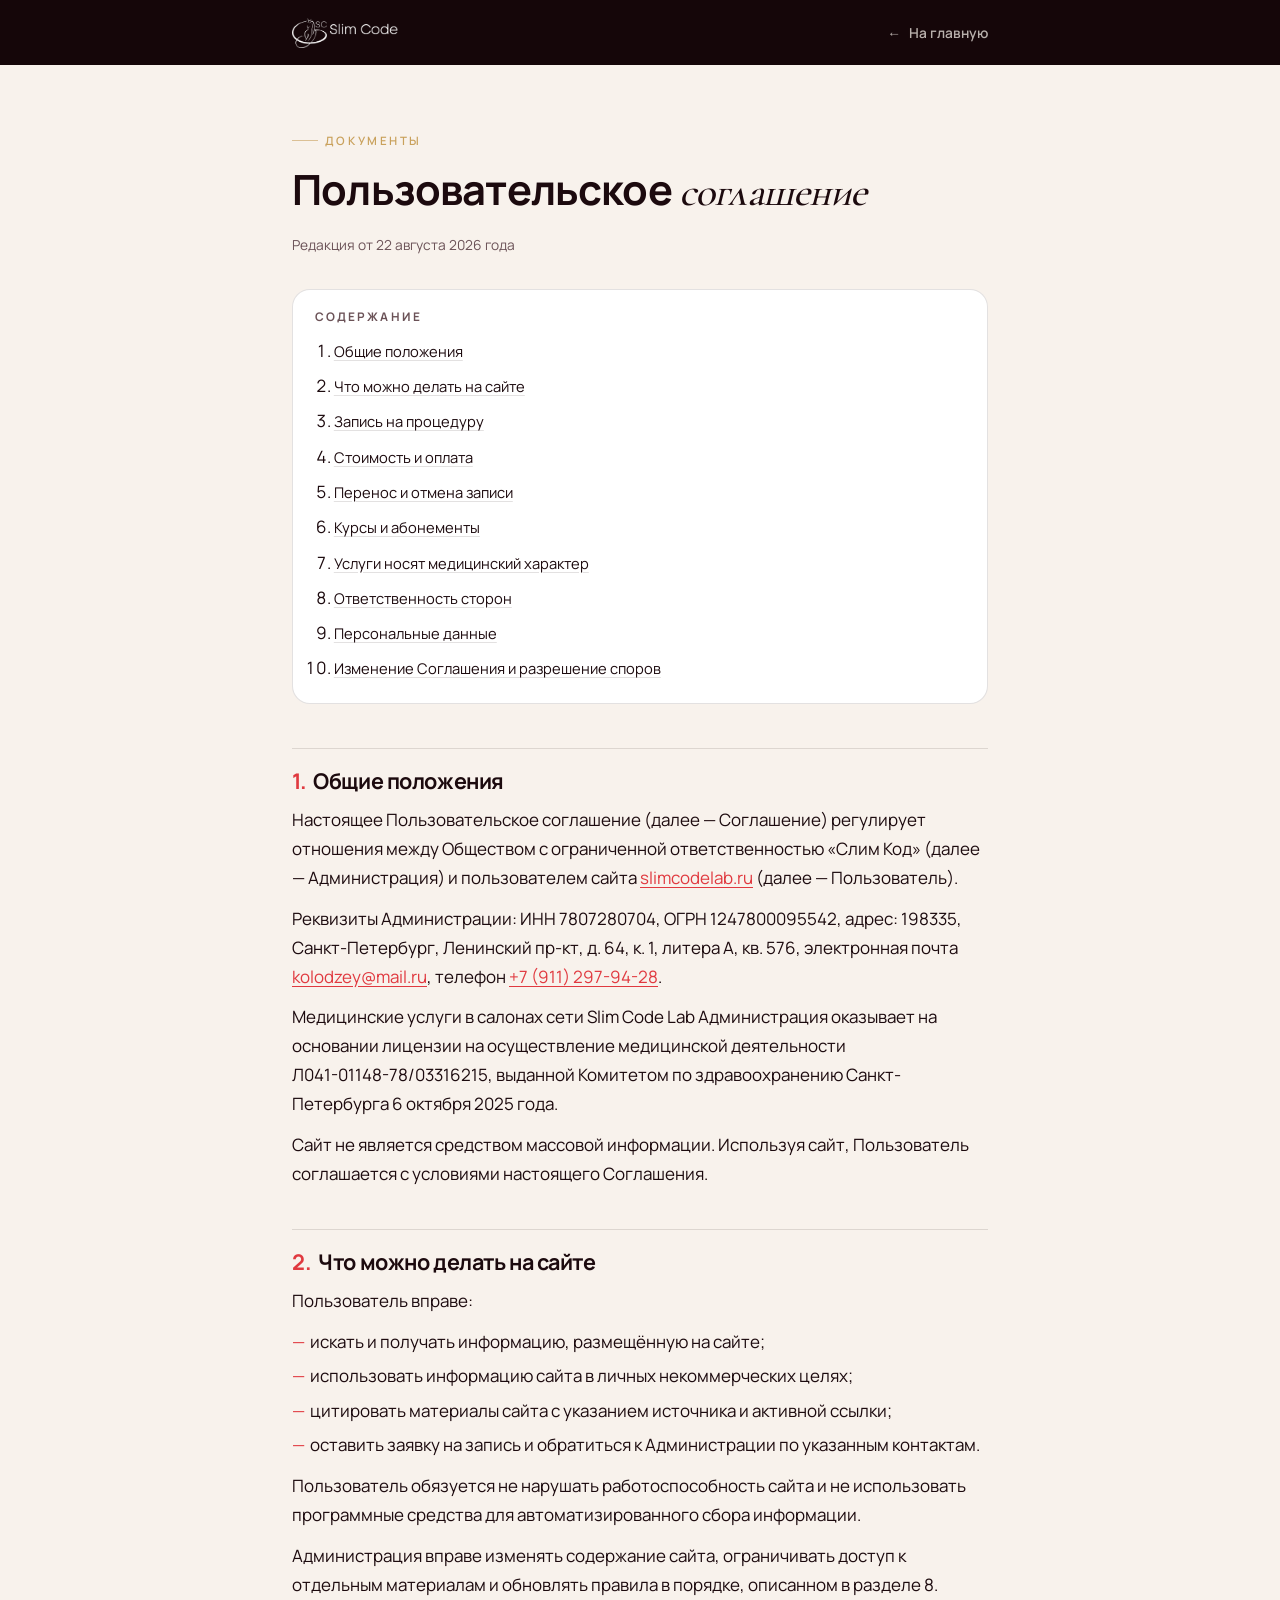
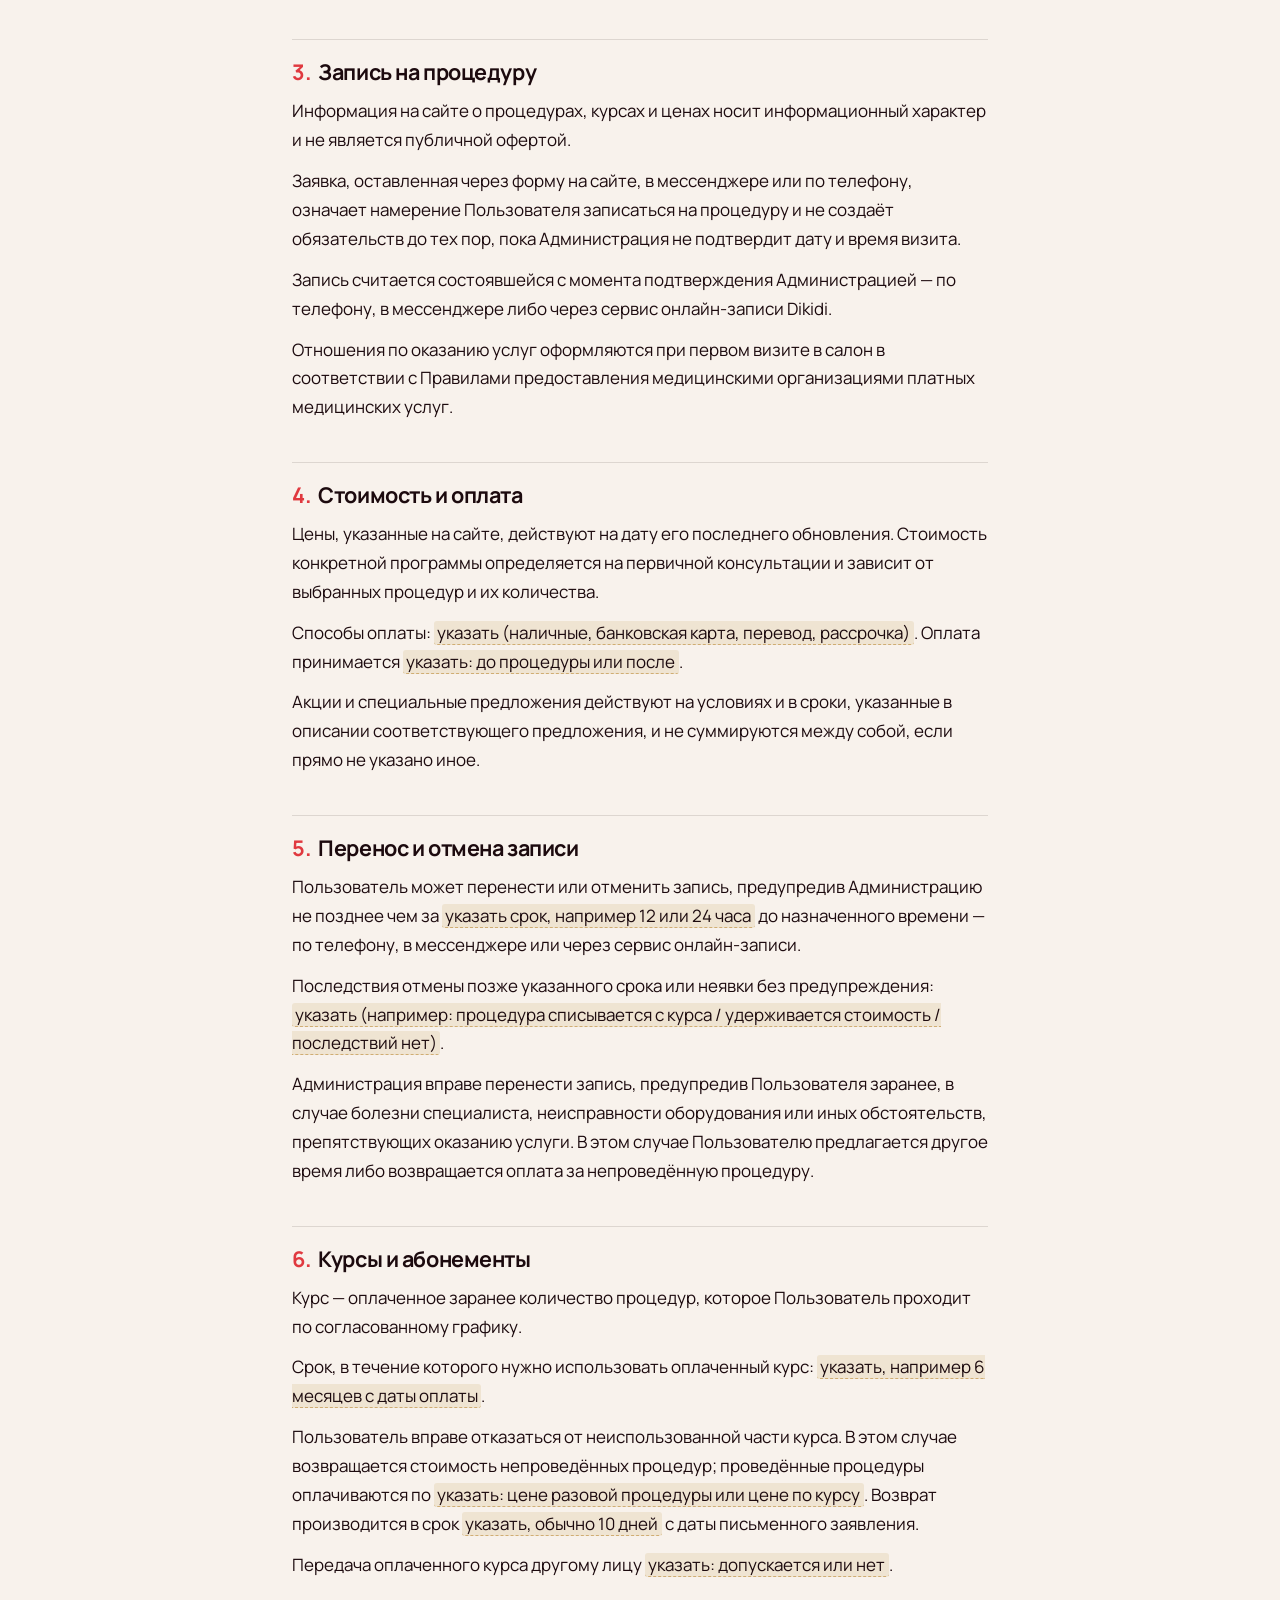
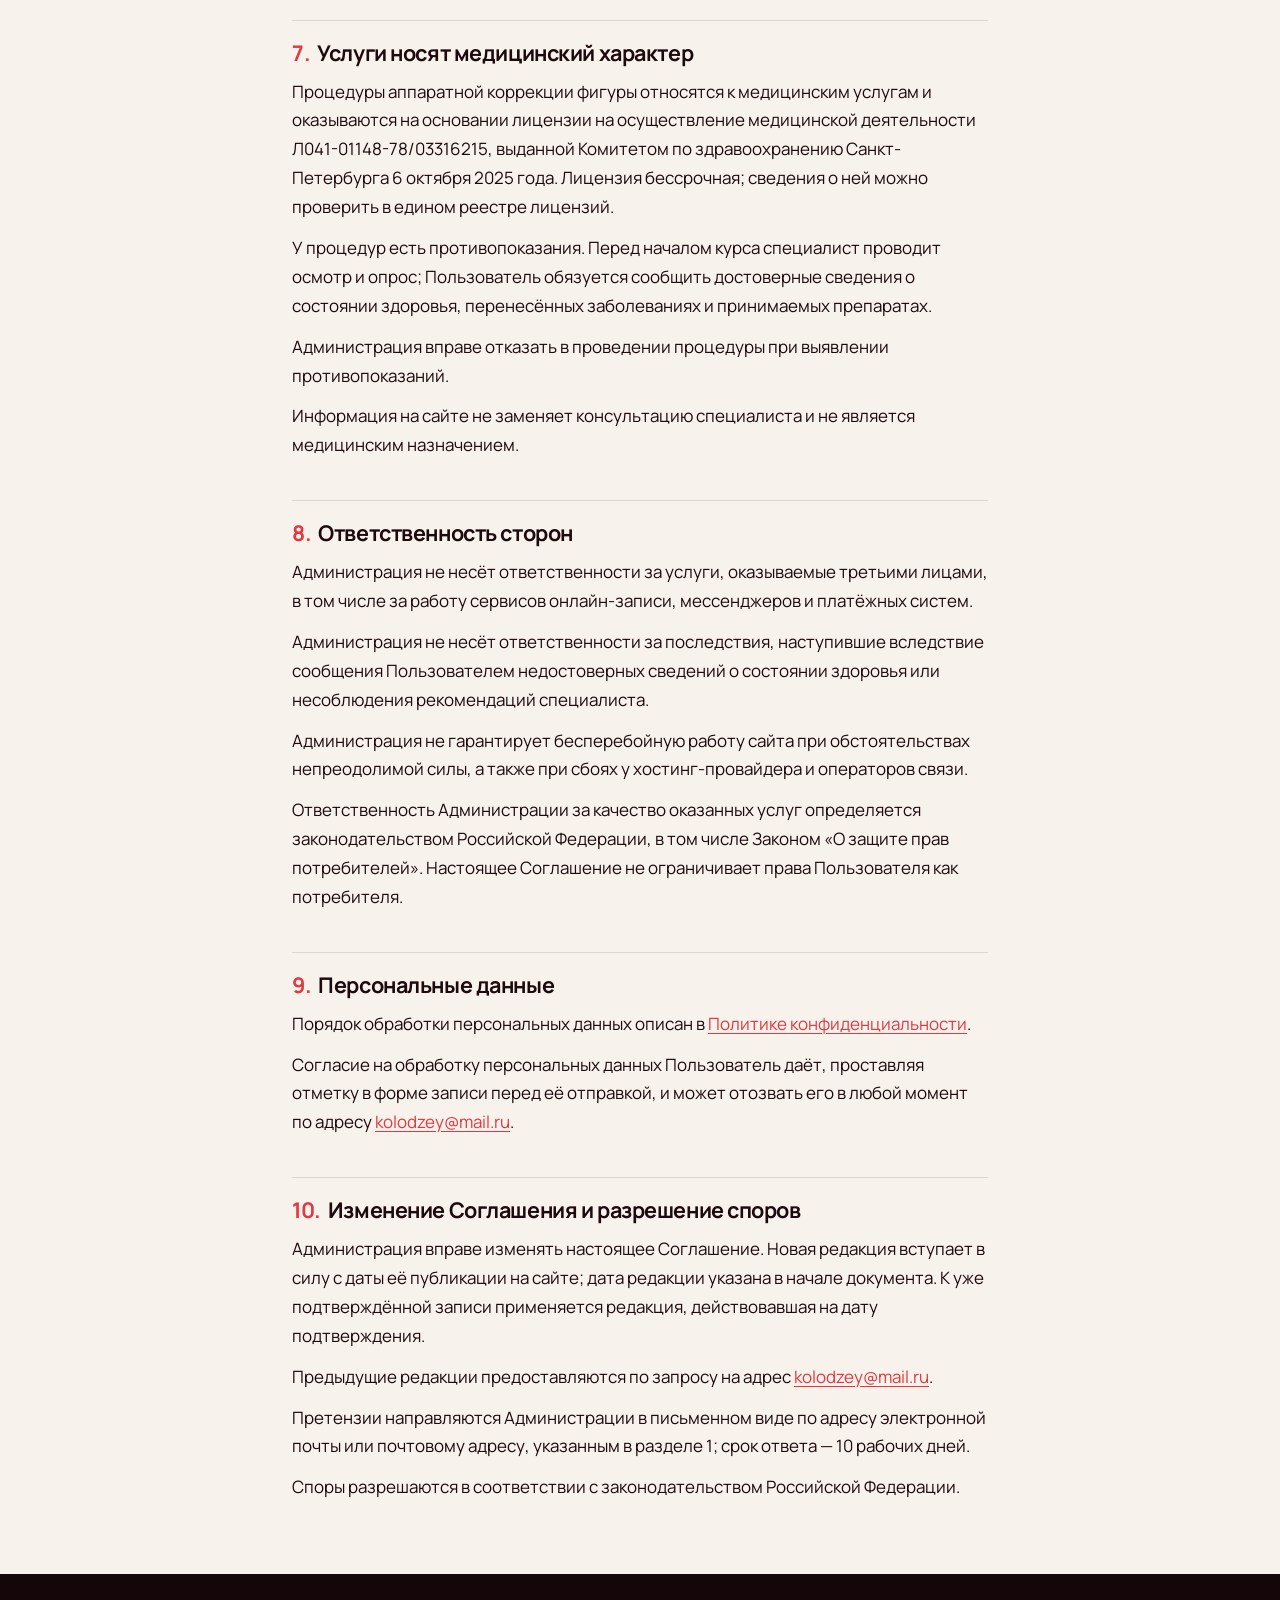
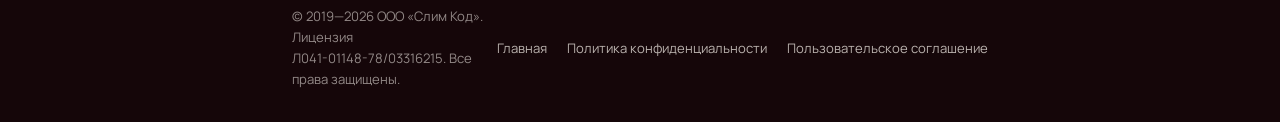
<file: terms.html>
<!DOCTYPE html>
<html lang="ru">
<head>
<meta charset="utf-8">
<meta name="viewport" content="width=device-width, initial-scale=1, viewport-fit=cover">
<title>Пользовательское соглашение — Slim Code Lab</title>
<meta name="description" content="Пользовательское соглашение сайта сети салонов Slim Code Lab (ООО «Слим Код»).">
<meta name="theme-color" content="#150609">
<link rel="canonical" href="https://slimcodelab.ru/terms.html">
<link rel="icon" type="image/png" sizes="32x32" href="assets/favicon-32.png">
<link rel="apple-touch-icon" href="assets/apple-touch-icon.png">
<link rel="stylesheet" href="assets/fonts/fonts.css">
<link rel="stylesheet" href="legal.css">
</head>
<body>

<header class="top">
  <div class="wrap top__in">
    <a href="index.html" class="logo"><img src="assets/logo.png" alt="Slim Code Lab" width="544" height="154"></a>
    <a href="index.html" class="back"><span class="arw" aria-hidden="true">←</span> На главную</a>
  </div>
</header>

<main>
  <div class="wrap head">
    <p class="eyebrow">Документы</p>
    <h1>Пользовательское <em>соглашение</em></h1>
    <p class="updated">Редакция от 22 августа 2026 года</p>
  </div>

  <div class="wrap doc">
    <nav class="toc" aria-label="Содержание документа">
      <h2>Содержание</h2>
      <ol>
        <li><a href="#s1">Общие положения</a></li>
        <li><a href="#s2">Что можно делать на сайте</a></li>
        <li><a href="#s3">Запись на процедуру</a></li>
        <li><a href="#s4">Стоимость и оплата</a></li>
        <li><a href="#s5">Перенос и отмена записи</a></li>
        <li><a href="#s6">Курсы и абонементы</a></li>
        <li><a href="#s7">Услуги носят медицинский характер</a></li>
        <li><a href="#s8">Ответственность сторон</a></li>
        <li><a href="#s9">Персональные данные</a></li>
        <li><a href="#s10">Изменение Соглашения и разрешение споров</a></li>
      </ol>
    </nav>

    <section id="s1">
      <h2><span class="n">1.</span>Общие положения</h2>
      <p>Настоящее Пользовательское соглашение (далее — Соглашение) регулирует отношения
      между Обществом с ограниченной ответственностью «Слим Код» (далее — Администрация)
      и пользователем сайта <a href="https://slimcodelab.ru">slimcodelab.ru</a>
      (далее — Пользователь).</p>
      <p>Реквизиты Администрации: ИНН 7807280704, ОГРН 1247800095542,
      адрес: 198335, Санкт-Петербург, Ленинский пр-кт, д. 64, к. 1, литера А, кв. 576,
      электронная почта
      <a href="mailto:kolodzey@mail.ru">kolodzey@mail.ru</a>, телефон
      <a href="tel:+79112979428">+7 (911) 297-94-28</a>.</p>
      <p>Медицинские услуги в салонах сети Slim Code Lab Администрация оказывает
      на основании лицензии на осуществление медицинской деятельности
      <span class="nowrap">Л041-01148-78/03316215</span>, выданной Комитетом
      по здравоохранению Санкт-Петербурга 6 октября 2025 года.</p>
      <p>Сайт не является средством массовой информации. Используя сайт, Пользователь
      соглашается с условиями настоящего Соглашения.</p>
    </section>

    <section id="s2">
      <h2><span class="n">2.</span>Что можно делать на сайте</h2>
      <p>Пользователь вправе:</p>
      <ul class="doc__dash">
        <li>искать и получать информацию, размещённую на сайте;</li>
        <li>использовать информацию сайта в личных некоммерческих целях;</li>
        <li>цитировать материалы сайта с указанием источника и активной ссылки;</li>
        <li>оставить заявку на запись и обратиться к Администрации по указанным контактам.</li>
      </ul>
      <p>Пользователь обязуется не нарушать работоспособность сайта и не использовать
      программные средства для автоматизированного сбора информации.</p>
      <p>Администрация вправе изменять содержание сайта, ограничивать доступ к отдельным
      материалам и обновлять правила в порядке, описанном в разделе 8.</p>
    </section>

    <section id="s3">
      <h2><span class="n">3.</span>Запись на процедуру</h2>
      <p>Информация на сайте о процедурах, курсах и ценах носит информационный характер
      и не является публичной офертой.</p>
      <p>Заявка, оставленная через форму на сайте, в мессенджере или по телефону, означает
      намерение Пользователя записаться на процедуру и не создаёт обязательств до тех пор,
      пока Администрация не подтвердит дату и время визита.</p>
      <p>Запись считается состоявшейся с момента подтверждения Администрацией — по телефону,
      в мессенджере либо через сервис онлайн-записи Dikidi.</p>
      <p>Отношения по оказанию услуг оформляются при первом визите в салон в соответствии
      с Правилами предоставления медицинскими организациями платных медицинских услуг.</p>
    </section>

    <section id="s4">
      <h2><span class="n">4.</span>Стоимость и оплата</h2>
      <p>Цены, указанные на сайте, действуют на дату его последнего обновления. Стоимость
      конкретной программы определяется на первичной консультации и зависит от выбранных
      процедур и их количества.</p>
      <p>Способы оплаты: <span class="fill">указать (наличные, банковская карта, перевод,
      рассрочка)</span>. Оплата принимается <span class="fill">указать: до процедуры или
      после</span>.</p>
      <p>Акции и специальные предложения действуют на условиях и в сроки, указанные
      в описании соответствующего предложения, и не суммируются между собой, если прямо
      не указано иное.</p>
    </section>

    <section id="s5">
      <h2><span class="n">5.</span>Перенос и отмена записи</h2>
      <p>Пользователь может перенести или отменить запись, предупредив Администрацию
      не позднее чем за <span class="fill">указать срок, например 12 или 24 часа</span>
      до назначенного времени — по телефону, в мессенджере или через сервис онлайн-записи.</p>
      <p>Последствия отмены позже указанного срока или неявки без предупреждения:
      <span class="fill">указать (например: процедура списывается с курса / удерживается
      стоимость / последствий нет)</span>.</p>
      <p>Администрация вправе перенести запись, предупредив Пользователя заранее, в случае
      болезни специалиста, неисправности оборудования или иных обстоятельств, препятствующих
      оказанию услуги. В этом случае Пользователю предлагается другое время либо возвращается
      оплата за непроведённую процедуру.</p>
    </section>

    <section id="s6">
      <h2><span class="n">6.</span>Курсы и абонементы</h2>
      <p>Курс — оплаченное заранее количество процедур, которое Пользователь проходит
      по согласованному графику.</p>
      <p>Срок, в течение которого нужно использовать оплаченный курс:
      <span class="fill">указать, например 6 месяцев с даты оплаты</span>.</p>
      <p>Пользователь вправе отказаться от неиспользованной части курса. В этом случае
      возвращается стоимость непроведённых процедур; проведённые процедуры оплачиваются
      по <span class="fill">указать: цене разовой процедуры или цене по курсу</span>.
      Возврат производится в срок <span class="fill">указать, обычно 10 дней</span>
      с даты письменного заявления.</p>
      <p>Передача оплаченного курса другому лицу
      <span class="fill">указать: допускается или нет</span>.</p>
    </section>

    <section id="s7">
      <h2><span class="n">7.</span>Услуги носят медицинский характер</h2>
      <p>Процедуры аппаратной коррекции фигуры относятся к медицинским услугам и оказываются
      на основании лицензии на осуществление медицинской деятельности
      <span class="nowrap">Л041-01148-78/03316215</span>, выданной Комитетом
      по здравоохранению Санкт-Петербурга 6 октября 2025 года. Лицензия
      бессрочная; сведения о ней можно проверить в едином реестре лицензий.</p>
      <p>У процедур есть противопоказания. Перед началом курса специалист проводит осмотр
      и опрос; Пользователь обязуется сообщить достоверные сведения о состоянии здоровья,
      перенесённых заболеваниях и принимаемых препаратах.</p>
      <p>Администрация вправе отказать в проведении процедуры при выявлении противопоказаний.</p>
      <p>Информация на сайте не заменяет консультацию специалиста и не является
      медицинским назначением.</p>
    </section>

    <section id="s8">
      <h2><span class="n">8.</span>Ответственность сторон</h2>
      <p>Администрация не несёт ответственности за услуги, оказываемые третьими лицами,
      в том числе за работу сервисов онлайн-записи, мессенджеров и платёжных систем.</p>
      <p>Администрация не несёт ответственности за последствия, наступившие вследствие
      сообщения Пользователем недостоверных сведений о состоянии здоровья или несоблюдения
      рекомендаций специалиста.</p>
      <p>Администрация не гарантирует бесперебойную работу сайта при обстоятельствах
      непреодолимой силы, а также при сбоях у хостинг-провайдера и операторов связи.</p>
      <p>Ответственность Администрации за качество оказанных услуг определяется
      законодательством Российской Федерации, в том числе Законом «О защите прав
      потребителей». Настоящее Соглашение не ограничивает права Пользователя как
      потребителя.</p>
    </section>

    <section id="s9">
      <h2><span class="n">9.</span>Персональные данные</h2>
      <p>Порядок обработки персональных данных описан в
      <a href="privacy.html">Политике конфиденциальности</a>.</p>
      <p>Согласие на обработку персональных данных Пользователь даёт, проставляя отметку
      в форме записи перед её отправкой, и может отозвать его в любой момент по адресу
      <a href="mailto:kolodzey@mail.ru">kolodzey@mail.ru</a>.</p>
    </section>

    <section id="s10">
      <h2><span class="n">10.</span>Изменение Соглашения и разрешение споров</h2>
      <p>Администрация вправе изменять настоящее Соглашение. Новая редакция вступает
      в силу с даты её публикации на сайте; дата редакции указана в начале документа.
      К уже подтверждённой записи применяется редакция, действовавшая на дату подтверждения.</p>
      <p>Предыдущие редакции предоставляются по запросу на адрес
      <a href="mailto:kolodzey@mail.ru">kolodzey@mail.ru</a>.</p>
      <p>Претензии направляются Администрации в письменном виде по адресу электронной почты
      или почтовому адресу, указанным в разделе 1; срок ответа — 10 рабочих дней.</p>
      <p>Споры разрешаются в соответствии с законодательством Российской Федерации.</p>
    </section>
  </div>
</main>

<footer class="foot">
  <div class="wrap foot__in">
    <p class="foot__copy">© 2019—<span id="year">2026</span> ООО «Слим Код». Лицензия <span class="nowrap">Л041-01148-78/03316215</span>. Все права защищены.</p>
    <div class="foot__links">
      <a href="index.html">Главная</a>
      <a href="privacy.html">Политика конфиденциальности</a>
      <a href="terms.html">Пользовательское соглашение</a>
    </div>
  </div>
</footer>

<script>document.getElementById('year').textContent = new Date().getFullYear();</script>
</body>
</html>
</file>
<file: assets/fonts/fonts.css>
/* Шрифты лежат рядом с сайтом: к сторонним серверам страница не обращается.
   Файл собран tools/fetch-fonts.py, руками не правится. */

/* cyrillic-ext */
@font-face {
  font-family: 'Cormorant Garamond';
  font-style: normal;
  font-weight: 400;
  font-display: swap;
  src: url('cormorant-400-cyrillic-ext.woff2') format('woff2');
  unicode-range: U+0460-052F, U+1C80-1C8A, U+20B4, U+2DE0-2DFF, U+A640-A69F, U+FE2E-FE2F;
}

/* cyrillic */
@font-face {
  font-family: 'Cormorant Garamond';
  font-style: normal;
  font-weight: 400;
  font-display: swap;
  src: url('cormorant-400-cyrillic.woff2') format('woff2');
  unicode-range: U+0301, U+0400-045F, U+0490-0491, U+04B0-04B1, U+2116;
}

/* latin-ext */
@font-face {
  font-family: 'Cormorant Garamond';
  font-style: normal;
  font-weight: 400;
  font-display: swap;
  src: url('cormorant-400-latin-ext.woff2') format('woff2');
  unicode-range: U+0100-02BA, U+02BD-02C5, U+02C7-02CC, U+02CE-02D7, U+02DD-02FF, U+0304, U+0308, U+0329, U+1D00-1DBF, U+1E00-1E9F, U+1EF2-1EFF, U+2020, U+20A0-20AB, U+20AD-20C0, U+2113, U+2C60-2C7F, U+A720-A7FF;
}

/* latin */
@font-face {
  font-family: 'Cormorant Garamond';
  font-style: normal;
  font-weight: 400;
  font-display: swap;
  src: url('cormorant-400-latin.woff2') format('woff2');
  unicode-range: U+0000-00FF, U+0131, U+0152-0153, U+02BB-02BC, U+02C6, U+02DA, U+02DC, U+0304, U+0308, U+0329, U+2000-206F, U+20AC, U+2122, U+2191, U+2193, U+2212, U+2215, U+FEFF, U+FFFD;
}

/* cyrillic-ext */
@font-face {
  font-family: 'Cormorant Garamond';
  font-style: normal;
  font-weight: 500;
  font-display: swap;
  src: url('cormorant-500-cyrillic-ext.woff2') format('woff2');
  unicode-range: U+0460-052F, U+1C80-1C8A, U+20B4, U+2DE0-2DFF, U+A640-A69F, U+FE2E-FE2F;
}

/* cyrillic */
@font-face {
  font-family: 'Cormorant Garamond';
  font-style: normal;
  font-weight: 500;
  font-display: swap;
  src: url('cormorant-500-cyrillic.woff2') format('woff2');
  unicode-range: U+0301, U+0400-045F, U+0490-0491, U+04B0-04B1, U+2116;
}

/* latin-ext */
@font-face {
  font-family: 'Cormorant Garamond';
  font-style: normal;
  font-weight: 500;
  font-display: swap;
  src: url('cormorant-500-latin-ext.woff2') format('woff2');
  unicode-range: U+0100-02BA, U+02BD-02C5, U+02C7-02CC, U+02CE-02D7, U+02DD-02FF, U+0304, U+0308, U+0329, U+1D00-1DBF, U+1E00-1E9F, U+1EF2-1EFF, U+2020, U+20A0-20AB, U+20AD-20C0, U+2113, U+2C60-2C7F, U+A720-A7FF;
}

/* latin */
@font-face {
  font-family: 'Cormorant Garamond';
  font-style: normal;
  font-weight: 500;
  font-display: swap;
  src: url('cormorant-500-latin.woff2') format('woff2');
  unicode-range: U+0000-00FF, U+0131, U+0152-0153, U+02BB-02BC, U+02C6, U+02DA, U+02DC, U+0304, U+0308, U+0329, U+2000-206F, U+20AC, U+2122, U+2191, U+2193, U+2212, U+2215, U+FEFF, U+FFFD;
}

/* cyrillic-ext */
@font-face {
  font-family: 'Cormorant Garamond';
  font-style: normal;
  font-weight: 600;
  font-display: swap;
  src: url('cormorant-600-cyrillic-ext.woff2') format('woff2');
  unicode-range: U+0460-052F, U+1C80-1C8A, U+20B4, U+2DE0-2DFF, U+A640-A69F, U+FE2E-FE2F;
}

/* cyrillic */
@font-face {
  font-family: 'Cormorant Garamond';
  font-style: normal;
  font-weight: 600;
  font-display: swap;
  src: url('cormorant-600-cyrillic.woff2') format('woff2');
  unicode-range: U+0301, U+0400-045F, U+0490-0491, U+04B0-04B1, U+2116;
}

/* latin-ext */
@font-face {
  font-family: 'Cormorant Garamond';
  font-style: normal;
  font-weight: 600;
  font-display: swap;
  src: url('cormorant-600-latin-ext.woff2') format('woff2');
  unicode-range: U+0100-02BA, U+02BD-02C5, U+02C7-02CC, U+02CE-02D7, U+02DD-02FF, U+0304, U+0308, U+0329, U+1D00-1DBF, U+1E00-1E9F, U+1EF2-1EFF, U+2020, U+20A0-20AB, U+20AD-20C0, U+2113, U+2C60-2C7F, U+A720-A7FF;
}

/* latin */
@font-face {
  font-family: 'Cormorant Garamond';
  font-style: normal;
  font-weight: 600;
  font-display: swap;
  src: url('cormorant-600-latin.woff2') format('woff2');
  unicode-range: U+0000-00FF, U+0131, U+0152-0153, U+02BB-02BC, U+02C6, U+02DA, U+02DC, U+0304, U+0308, U+0329, U+2000-206F, U+20AC, U+2122, U+2191, U+2193, U+2212, U+2215, U+FEFF, U+FFFD;
}

/* cyrillic-ext */
@font-face {
  font-family: 'Manrope';
  font-style: normal;
  font-weight: 400;
  font-display: swap;
  src: url('manrope-400-cyrillic-ext.woff2') format('woff2');
  unicode-range: U+0460-052F, U+1C80-1C8A, U+20B4, U+2DE0-2DFF, U+A640-A69F, U+FE2E-FE2F;
}

/* cyrillic */
@font-face {
  font-family: 'Manrope';
  font-style: normal;
  font-weight: 400;
  font-display: swap;
  src: url('manrope-400-cyrillic.woff2') format('woff2');
  unicode-range: U+0301, U+0400-045F, U+0490-0491, U+04B0-04B1, U+2116;
}

/* latin-ext */
@font-face {
  font-family: 'Manrope';
  font-style: normal;
  font-weight: 400;
  font-display: swap;
  src: url('manrope-400-latin-ext.woff2') format('woff2');
  unicode-range: U+0100-02BA, U+02BD-02C5, U+02C7-02CC, U+02CE-02D7, U+02DD-02FF, U+0304, U+0308, U+0329, U+1D00-1DBF, U+1E00-1E9F, U+1EF2-1EFF, U+2020, U+20A0-20AB, U+20AD-20C0, U+2113, U+2C60-2C7F, U+A720-A7FF;
}

/* latin */
@font-face {
  font-family: 'Manrope';
  font-style: normal;
  font-weight: 400;
  font-display: swap;
  src: url('manrope-400-latin.woff2') format('woff2');
  unicode-range: U+0000-00FF, U+0131, U+0152-0153, U+02BB-02BC, U+02C6, U+02DA, U+02DC, U+0304, U+0308, U+0329, U+2000-206F, U+20AC, U+2122, U+2191, U+2193, U+2212, U+2215, U+FEFF, U+FFFD;
}

/* cyrillic-ext */
@font-face {
  font-family: 'Manrope';
  font-style: normal;
  font-weight: 500;
  font-display: swap;
  src: url('manrope-500-cyrillic-ext.woff2') format('woff2');
  unicode-range: U+0460-052F, U+1C80-1C8A, U+20B4, U+2DE0-2DFF, U+A640-A69F, U+FE2E-FE2F;
}

/* cyrillic */
@font-face {
  font-family: 'Manrope';
  font-style: normal;
  font-weight: 500;
  font-display: swap;
  src: url('manrope-500-cyrillic.woff2') format('woff2');
  unicode-range: U+0301, U+0400-045F, U+0490-0491, U+04B0-04B1, U+2116;
}

/* latin-ext */
@font-face {
  font-family: 'Manrope';
  font-style: normal;
  font-weight: 500;
  font-display: swap;
  src: url('manrope-500-latin-ext.woff2') format('woff2');
  unicode-range: U+0100-02BA, U+02BD-02C5, U+02C7-02CC, U+02CE-02D7, U+02DD-02FF, U+0304, U+0308, U+0329, U+1D00-1DBF, U+1E00-1E9F, U+1EF2-1EFF, U+2020, U+20A0-20AB, U+20AD-20C0, U+2113, U+2C60-2C7F, U+A720-A7FF;
}

/* latin */
@font-face {
  font-family: 'Manrope';
  font-style: normal;
  font-weight: 500;
  font-display: swap;
  src: url('manrope-500-latin.woff2') format('woff2');
  unicode-range: U+0000-00FF, U+0131, U+0152-0153, U+02BB-02BC, U+02C6, U+02DA, U+02DC, U+0304, U+0308, U+0329, U+2000-206F, U+20AC, U+2122, U+2191, U+2193, U+2212, U+2215, U+FEFF, U+FFFD;
}

/* cyrillic-ext */
@font-face {
  font-family: 'Manrope';
  font-style: normal;
  font-weight: 600;
  font-display: swap;
  src: url('manrope-600-cyrillic-ext.woff2') format('woff2');
  unicode-range: U+0460-052F, U+1C80-1C8A, U+20B4, U+2DE0-2DFF, U+A640-A69F, U+FE2E-FE2F;
}

/* cyrillic */
@font-face {
  font-family: 'Manrope';
  font-style: normal;
  font-weight: 600;
  font-display: swap;
  src: url('manrope-600-cyrillic.woff2') format('woff2');
  unicode-range: U+0301, U+0400-045F, U+0490-0491, U+04B0-04B1, U+2116;
}

/* latin-ext */
@font-face {
  font-family: 'Manrope';
  font-style: normal;
  font-weight: 600;
  font-display: swap;
  src: url('manrope-600-latin-ext.woff2') format('woff2');
  unicode-range: U+0100-02BA, U+02BD-02C5, U+02C7-02CC, U+02CE-02D7, U+02DD-02FF, U+0304, U+0308, U+0329, U+1D00-1DBF, U+1E00-1E9F, U+1EF2-1EFF, U+2020, U+20A0-20AB, U+20AD-20C0, U+2113, U+2C60-2C7F, U+A720-A7FF;
}

/* latin */
@font-face {
  font-family: 'Manrope';
  font-style: normal;
  font-weight: 600;
  font-display: swap;
  src: url('manrope-600-latin.woff2') format('woff2');
  unicode-range: U+0000-00FF, U+0131, U+0152-0153, U+02BB-02BC, U+02C6, U+02DA, U+02DC, U+0304, U+0308, U+0329, U+2000-206F, U+20AC, U+2122, U+2191, U+2193, U+2212, U+2215, U+FEFF, U+FFFD;
}

/* cyrillic-ext */
@font-face {
  font-family: 'Manrope';
  font-style: normal;
  font-weight: 700;
  font-display: swap;
  src: url('manrope-700-cyrillic-ext.woff2') format('woff2');
  unicode-range: U+0460-052F, U+1C80-1C8A, U+20B4, U+2DE0-2DFF, U+A640-A69F, U+FE2E-FE2F;
}

/* cyrillic */
@font-face {
  font-family: 'Manrope';
  font-style: normal;
  font-weight: 700;
  font-display: swap;
  src: url('manrope-700-cyrillic.woff2') format('woff2');
  unicode-range: U+0301, U+0400-045F, U+0490-0491, U+04B0-04B1, U+2116;
}

/* latin-ext */
@font-face {
  font-family: 'Manrope';
  font-style: normal;
  font-weight: 700;
  font-display: swap;
  src: url('manrope-700-latin-ext.woff2') format('woff2');
  unicode-range: U+0100-02BA, U+02BD-02C5, U+02C7-02CC, U+02CE-02D7, U+02DD-02FF, U+0304, U+0308, U+0329, U+1D00-1DBF, U+1E00-1E9F, U+1EF2-1EFF, U+2020, U+20A0-20AB, U+20AD-20C0, U+2113, U+2C60-2C7F, U+A720-A7FF;
}

/* latin */
@font-face {
  font-family: 'Manrope';
  font-style: normal;
  font-weight: 700;
  font-display: swap;
  src: url('manrope-700-latin.woff2') format('woff2');
  unicode-range: U+0000-00FF, U+0131, U+0152-0153, U+02BB-02BC, U+02C6, U+02DA, U+02DC, U+0304, U+0308, U+0329, U+2000-206F, U+20AC, U+2122, U+2191, U+2193, U+2212, U+2215, U+FEFF, U+FFFD;
}

/* cyrillic-ext */
@font-face {
  font-family: 'Manrope';
  font-style: normal;
  font-weight: 800;
  font-display: swap;
  src: url('manrope-800-cyrillic-ext.woff2') format('woff2');
  unicode-range: U+0460-052F, U+1C80-1C8A, U+20B4, U+2DE0-2DFF, U+A640-A69F, U+FE2E-FE2F;
}

/* cyrillic */
@font-face {
  font-family: 'Manrope';
  font-style: normal;
  font-weight: 800;
  font-display: swap;
  src: url('manrope-800-cyrillic.woff2') format('woff2');
  unicode-range: U+0301, U+0400-045F, U+0490-0491, U+04B0-04B1, U+2116;
}

/* latin-ext */
@font-face {
  font-family: 'Manrope';
  font-style: normal;
  font-weight: 800;
  font-display: swap;
  src: url('manrope-800-latin-ext.woff2') format('woff2');
  unicode-range: U+0100-02BA, U+02BD-02C5, U+02C7-02CC, U+02CE-02D7, U+02DD-02FF, U+0304, U+0308, U+0329, U+1D00-1DBF, U+1E00-1E9F, U+1EF2-1EFF, U+2020, U+20A0-20AB, U+20AD-20C0, U+2113, U+2C60-2C7F, U+A720-A7FF;
}

/* latin */
@font-face {
  font-family: 'Manrope';
  font-style: normal;
  font-weight: 800;
  font-display: swap;
  src: url('manrope-800-latin.woff2') format('woff2');
  unicode-range: U+0000-00FF, U+0131, U+0152-0153, U+02BB-02BC, U+02C6, U+02DA, U+02DC, U+0304, U+0308, U+0329, U+2000-206F, U+20AC, U+2122, U+2191, U+2193, U+2212, U+2215, U+FEFF, U+FFFD;
}
</file>
<file: legal.css>
/* =========================================================================
   Slim Code Lab — стили внутренних (юридических) страниц.
   Общий файл для privacy.html и terms.html.
   Палитра и типографика те же, что на лендинге (index.html), но набор
   правил минимальный: это страницы для чтения длинного текста.
   ========================================================================= */

:root{
  --wine-950:#150609;
  --wine-900:#24090f;
  --wine-800:#33101a;
  --cream:#f8f2ec;
  --ink:#1c0a0e;
  --ink-soft:#6b5257;
  --accent:#e0393f;
  --gold:#c9a15c;
  --line-dark:rgba(248,242,236,.14);
  --line-light:rgba(28,10,14,.12);
  --sans:"Manrope",-apple-system,BlinkMacSystemFont,"Segoe UI",Roboto,Helvetica,Arial,sans-serif;
  --serif:"Cormorant Garamond",Georgia,"Times New Roman",serif;
  --pad:clamp(1.25rem,5vw,2rem);
  --radius:18px;
}

*,*::before,*::after{box-sizing:border-box}
html{-webkit-text-size-adjust:100%}
body{
  margin:0;background:var(--cream);color:var(--ink);
  font:400 clamp(.975rem,2.6vw,1.0625rem)/1.7 var(--sans);
  -webkit-font-smoothing:antialiased;
}
a{color:inherit}
h1,h2,h3{margin:0;line-height:1.15;letter-spacing:-.02em;font-weight:700}
p,ul,ol{margin:0}
:focus-visible{outline:2px solid var(--accent);outline-offset:3px;border-radius:6px}
::selection{background:var(--accent);color:#fff}

.wrap{width:100%;max-width:760px;margin-inline:auto;padding-inline:var(--pad)}

/* --- Шапка --- */
.top{background:var(--wine-950);color:var(--cream);padding-block:1.1rem}
.top__in{display:flex;align-items:center;justify-content:space-between;gap:1rem}
/* Фирменный логотип — тот же файл, что на лендинге */
.logo{display:inline-flex;align-items:center;text-decoration:none}
.logo img{height:30px;width:auto;display:block}
.back{
  display:inline-flex;align-items:center;gap:.5rem;
  font-size:.86rem;font-weight:600;color:rgba(248,242,236,.72);text-decoration:none;
  transition:color .2s;
}
.back:hover{color:var(--cream)}
.back .arw{transition:transform .3s cubic-bezier(.2,.7,.25,1)}
.back:hover .arw{transform:translateX(-4px)}

/* --- Заголовок документа --- */
.head{padding-block:clamp(2.25rem,8vw,3.5rem) clamp(1.5rem,5vw,2rem)}
.eyebrow{
  display:inline-flex;align-items:center;gap:.6em;margin-bottom:1rem;
  font-size:.72rem;font-weight:600;letter-spacing:.22em;text-transform:uppercase;color:var(--gold);
}
.eyebrow::before{content:"";width:26px;height:1px;background:currentColor;opacity:.6}
.head h1{font-size:clamp(1.75rem,6vw,2.6rem)}
.head h1 em{font-family:var(--serif);font-style:italic;font-weight:500}
.updated{margin-top:1rem;font-size:.86rem;color:var(--ink-soft)}

/* Памятка для владельца сайта — УДАЛИТЬ ПЕРЕД ПУБЛИКАЦИЕЙ */
.notice{
  margin-top:1.5rem;padding:1rem 1.15rem;border-radius:var(--radius);
  background:rgba(224,57,63,.07);border:1px solid rgba(224,57,63,.25);
  font-size:.88rem;line-height:1.6;
}
.notice b{color:var(--accent)}

/* --- Оглавление --- */
.toc{
  margin-bottom:clamp(2rem,6vw,2.75rem);padding:1.25rem 1.35rem;
  background:#fff;border:1px solid var(--line-light);border-radius:var(--radius);
}
.toc h2{font-size:.74rem;letter-spacing:.18em;text-transform:uppercase;color:var(--ink-soft);margin-bottom:.85rem}
.toc ol{padding-left:1.2rem;display:grid;gap:.4rem}
.toc a{font-size:.92rem;color:var(--ink);text-decoration-color:var(--line-light);text-underline-offset:3px}
.toc a:hover{text-decoration-color:var(--accent)}

/* --- Текст документа --- */
.doc{padding-bottom:clamp(3rem,9vw,4.5rem)}
.doc section{scroll-margin-top:1.5rem}
.doc section + section{margin-top:clamp(1.75rem,5vw,2.5rem)}
.doc section h2{
  font-size:clamp(1.1rem,3.4vw,1.35rem);margin-bottom:.75rem;
  padding-top:1.25rem;border-top:1px solid var(--line-light);
}
.doc section h2 .n{color:var(--accent);margin-right:.45rem}
/* Подзаголовок внутри раздела: «Пользователь имеет право» и подобные */
.doc__sub{
  font-size:.98rem;font-weight:700;margin-top:1.4rem;
  color:var(--ink);letter-spacing:-.01em;
}
.doc section > .doc__sub:first-of-type{margin-top:.6rem}
.doc section > * + *{margin-top:.75rem}   /* ровные отбивки между абзацами и списками */
.doc section ul{padding-left:1.15rem;list-style:disc}
/* В политике пункты идут через тире — сохраняем вид исходного документа.
   Селектор с .doc section, иначе общее правило списка вернёт точку. */
.doc section ul.doc__dash{list-style:none;padding-left:0}
.doc section ul.doc__dash li{position:relative;padding-left:1.15rem}
.doc section ul.doc__dash li::before{content:"—";position:absolute;left:0;color:var(--accent)}
.doc section ol{padding-left:1.3rem}
.doc section li + li{margin-top:.35rem}
.doc section a{color:var(--accent);text-underline-offset:3px}

/* Подстановки, которые нужно заменить реальными данными */
.fill{
  background:rgba(201,161,92,.18);border-bottom:1px dashed rgba(201,161,92,.8);
  padding:0 .2em;border-radius:3px;
}

/* --- Футер --- */
.foot{background:var(--wine-950);color:rgba(248,242,236,.55);padding-block:2rem;font-size:.82rem}
.foot__in{display:grid;gap:.7rem}
.foot__copy{max-width:52ch;line-height:1.6}
.nowrap{white-space:nowrap}
.foot a{color:rgba(248,242,236,.72);text-decoration:none}
.foot a:hover{color:var(--cream)}
.foot__links{display:flex;flex-wrap:wrap;gap:.4rem 1.25rem}

@media (min-width:600px){
  .foot__in{grid-template-columns:1fr auto;align-items:center}
}
@media (prefers-reduced-motion:reduce){
  *{transition-duration:.01ms!important}
}
</file>
